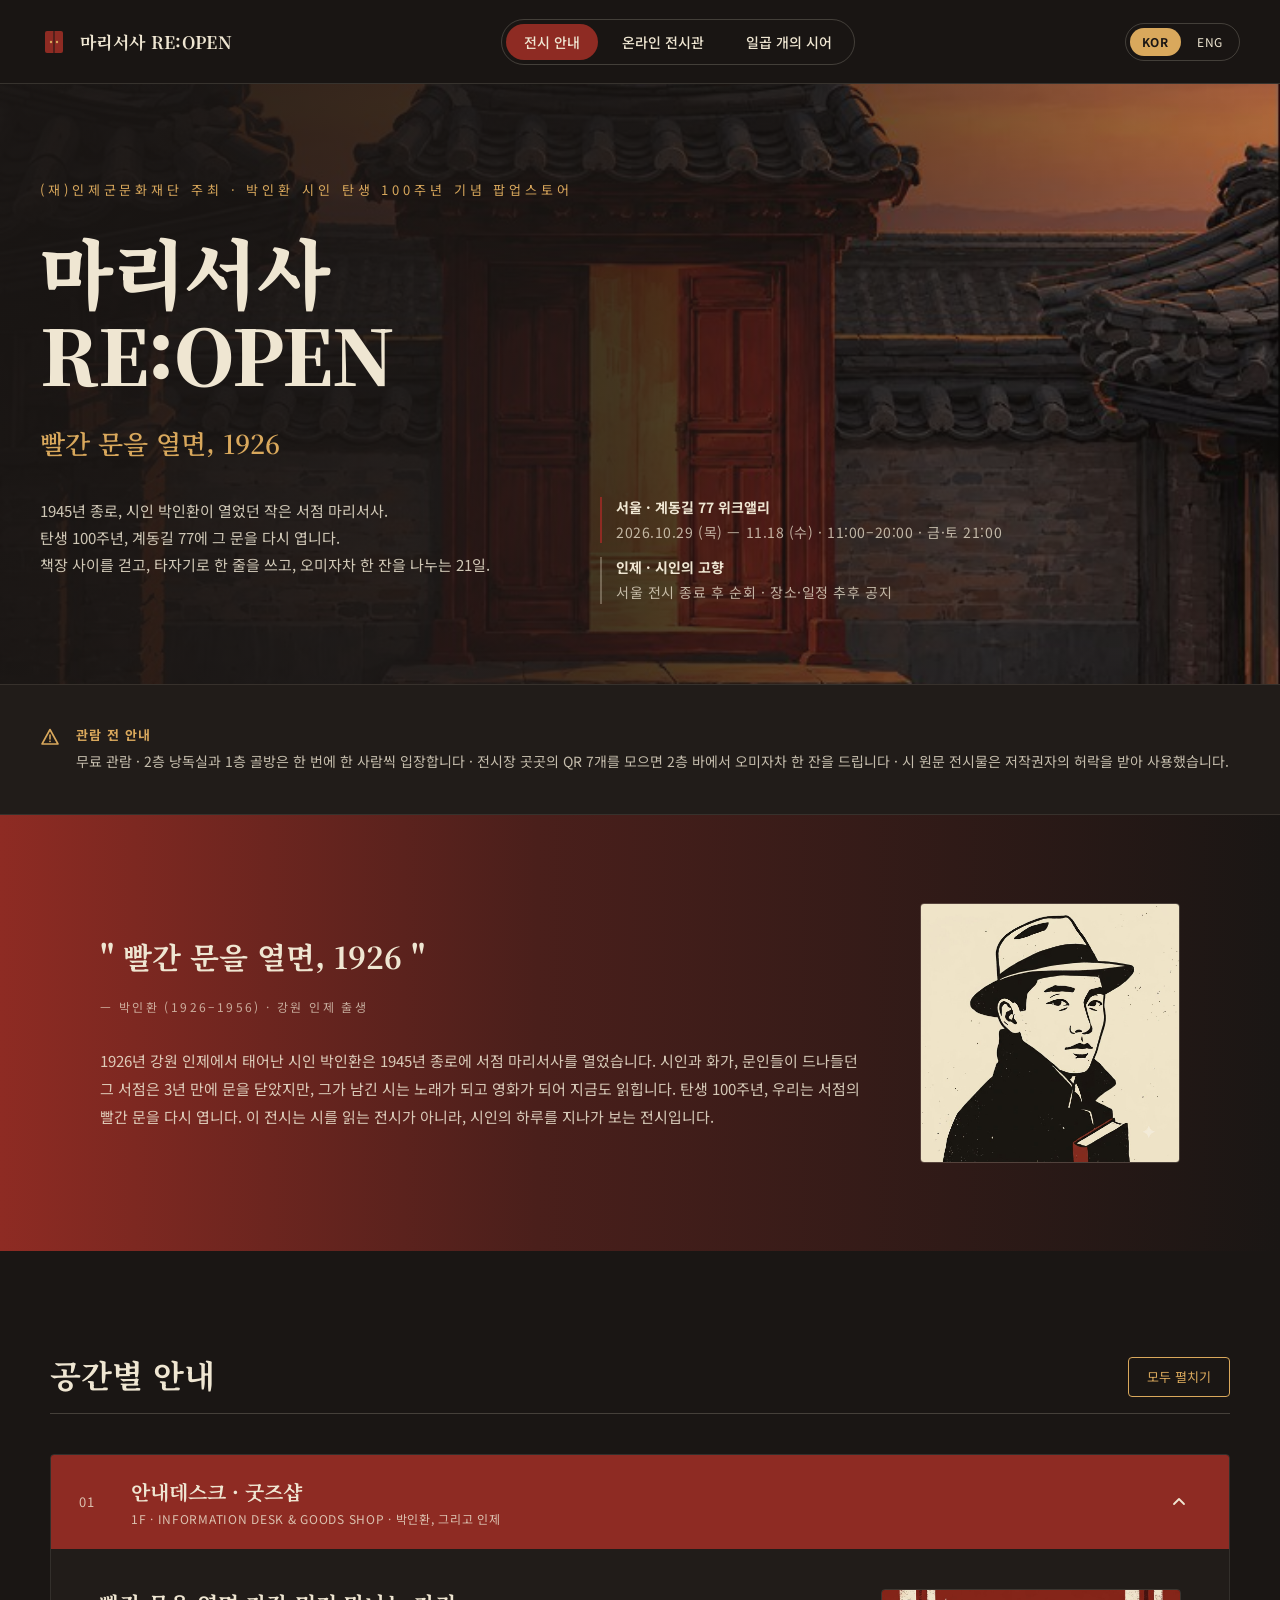
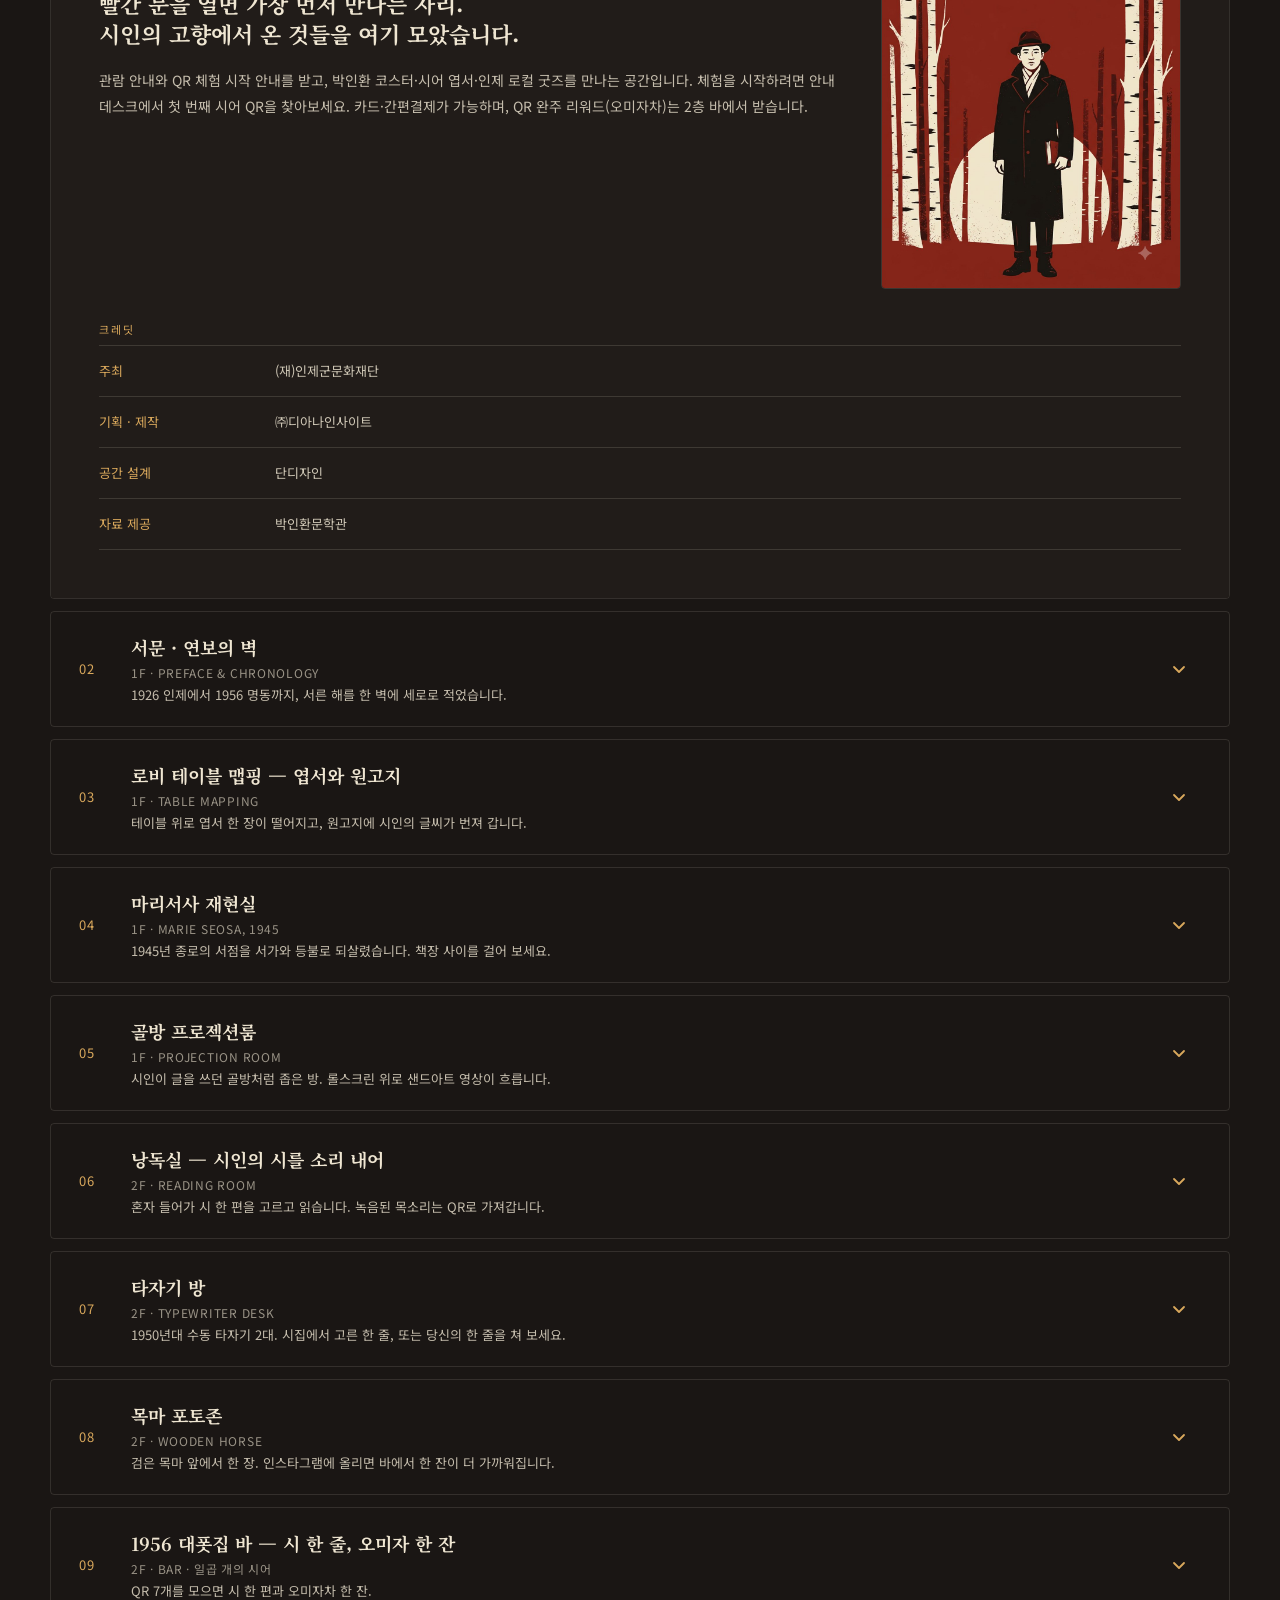
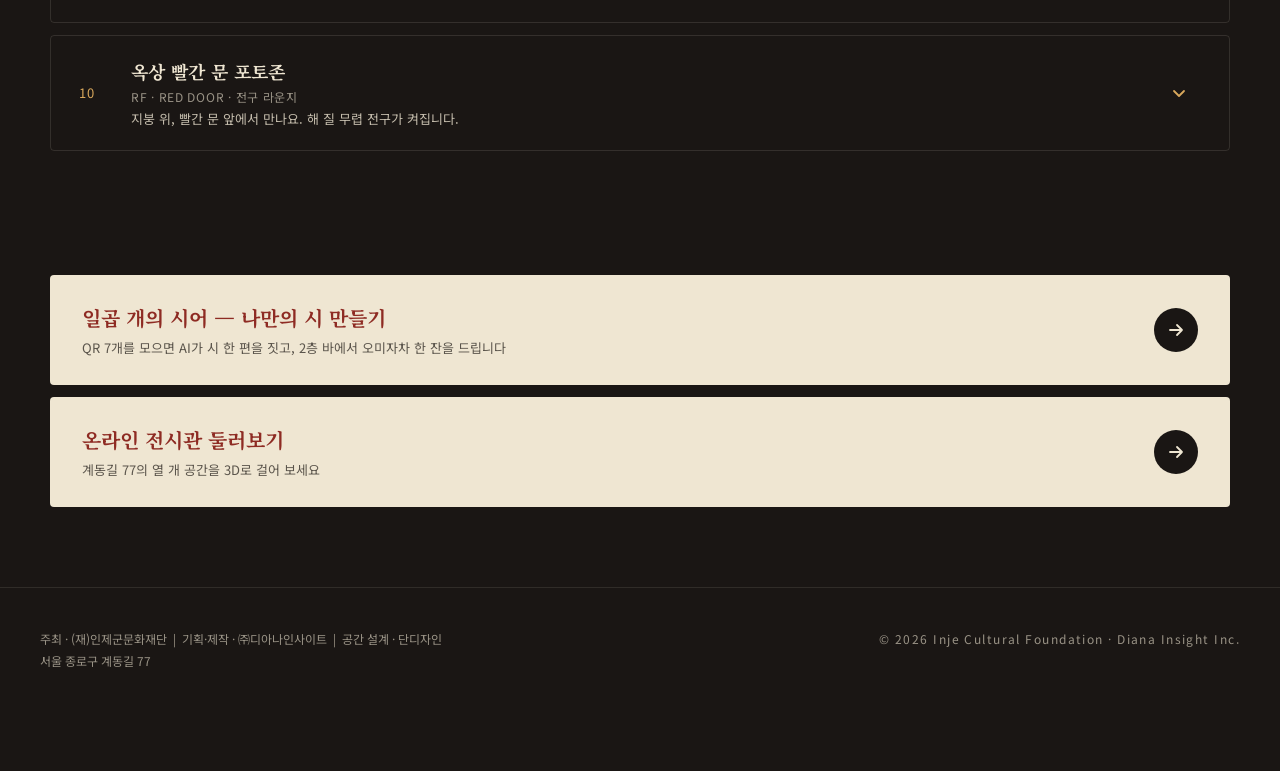
<file: index.html>
<!doctype html>
<html lang="ko">
<head>
<meta charset="utf-8">
<meta name="viewport" content="width=device-width, initial-scale=1">
<title>마리서사 RE:OPEN · 박인환 시인 탄생 100주년</title>
<meta name="description" content="박인환 시인 탄생 100주년 기념 팝업스토어 마리서사 RE:OPEN. 2026.10.29 — 11.18, 서울 종로구 계동길 77.">
<meta property="og:title" content="마리서사 RE:OPEN — 빨간 문을 열면, 1926">
<meta property="og:description" content="박인환 시인 탄생 100주년 기념 팝업스토어 · 2026.10.29 — 11.18 · 서울 계동길 77">
<meta property="og:image" content="https://parkinhwan100.com/img/hero-main.jpg">
<meta property="og:url" content="https://parkinhwan100.com/">
<meta property="og:type" content="website">
<meta name="theme-color" content="#1A1614">
<link rel="icon" href="favicon.svg" type="image/svg+xml">
<link rel="preconnect" href="https://fonts.googleapis.com">
<link rel="preconnect" href="https://fonts.gstatic.com" crossorigin>
<link href="https://fonts.googleapis.com/css2?family=Noto+Sans+KR:wght@400;500;700&family=Noto+Serif+KR:wght@400;600;700;900&display=swap" rel="stylesheet">
<link rel="stylesheet" href="style.css">
</head>
<body>

<header class="gnb">
  <a class="logo" href="./" aria-label="마리서사 RE:OPEN 홈">
    <svg width="28" height="28" viewBox="0 0 28 28" fill="none" aria-hidden="true"><rect x="5" y="3" width="18" height="22" rx="2" fill="#8E2B23"/><rect x="13.5" y="3" width="1" height="22" fill="#1A1614"/><circle cx="11" cy="14" r="1.2" fill="#D9A85C"/><circle cx="17" cy="14" r="1.2" fill="#D9A85C"/></svg>
    <span>마리서사 RE:OPEN</span>
  </a>
  <nav class="tabs" aria-label="주요 메뉴">
    <a href="./" aria-current="page">전시 안내</a>
    <a href="online/">온라인 전시관</a>
    <a href="#poem">일곱 개의 시어</a>
  </nav>
  <div class="lang" aria-label="언어"><span aria-current="true">KOR</span><a href="en/" hreflang="en" lang="en">ENG</a></div>
</header>

<main>
<section class="hero" aria-label="전시 소개">
  <img src="img/hero-main.jpg" alt="">
  <div class="hero-body wrap">
    <p class="eyebrow">(재)인제군문화재단 주최 · 박인환 시인 탄생 100주년 기념 팝업스토어</p>
    <h1>마리서사 <br>RE:OPEN</h1>
    <p class="tagline">빨간 문을 열면, 1926</p>
    <div class="hero-cols">
      <p>1945년 종로, 시인 박인환이 열었던 작은 서점 마리서사. <br>탄생 100주년, 계동길 77에 그 문을 다시 엽니다. <br>책장 사이를 걷고, 타자기로 한 줄을 쓰고, 오미자차 한 잔을 나누는 21일.</p>
      <dl class="schedule">
        <div><dt>서울 · 계동길 77 위크앨리</dt><dd>2026.10.29 (목) — 11.18 (수) · 11:00–20:00 · 금·토 21:00</dd></div>
        <div><dt>인제 · 시인의 고향</dt><dd>서울 전시 종료 후 순회 · 장소·일정 추후 공지</dd></div>
      </dl>
    </div>
  </div>
</section>

<section class="notice" aria-label="관람 전 안내">
  <div class="wrap">
    <svg width="20" height="20" viewBox="0 0 20 20" fill="none" aria-hidden="true"><path d="M10 2.5 18 17H2L10 2.5Z" stroke="#D9A85C" stroke-width="1.6" stroke-linejoin="round"/><path d="M10 8v4" stroke="#D9A85C" stroke-width="1.6" stroke-linecap="round"/><circle cx="10" cy="14.3" r=".9" fill="#D9A85C"/></svg>
    <div>
      <b>관람 전 안내</b>
      <p>무료 관람 · 2층 낭독실과 1층 골방은 한 번에 한 사람씩 입장합니다 · 전시장 곳곳의 QR 7개를 모으면 2층 바에서 오미자차 한 잔을 드립니다 · 시 원문 전시물은 저작권자의 허락을 받아 사용했습니다.</p>
    </div>
  </div>
</section>

<section class="preface" aria-label="서문">
  <div class="wrap">
    <div class="preface-text">
      <p class="quote">" 빨간 문을 열면, 1926 "</p>
      <p class="by">— 박인환 (1926–1956) · 강원 인제 출생</p>
      <p>1926년 강원 인제에서 태어난 시인 박인환은 1945년 종로에 서점 마리서사를 열었습니다. 시인과 화가, 문인들이 드나들던 그 서점은 3년 만에 문을 닫았지만, 그가 남긴 시는 노래가 되고 영화가 되어 지금도 읽힙니다. 탄생 100주년, 우리는 서점의 빨간 문을 다시 엽니다. 이 전시는 시를 읽는 전시가 아니라, 시인의 하루를 지나가 보는 전시입니다.</p>
    </div>
    <img class="portrait" src="img/portrait.jpg" alt="중절모에 코트를 입고 책을 든 박인환 시인 일러스트">
  </div>
</section>

<section class="rooms" aria-label="공간별 안내">
  <div class="wrap-narrow">
    <div class="section-head">
      <h2>공간별 안내</h2>
      <button type="button" class="btn-outline" id="toggle-all">모두 펼치기</button>
    </div>

    <details class="room" id="room-01" open>
      <summary>
        <span class="no">01</span>
        <span class="head"><span class="title">안내데스크 · 굿즈샵</span><span class="sub">1F · INFORMATION DESK &amp; GOODS SHOP · 박인환, 그리고 인제</span><span class="lead">빨간 문을 열면 가장 먼저 만나는 자리.</span></span>
        <span class="chev" aria-hidden="true"><svg width="18" height="18" viewBox="0 0 18 18" fill="none"><path d="M4 7l5 5 5-5" stroke="#D9A85C" stroke-width="1.8" stroke-linecap="round" stroke-linejoin="round"/></svg></span>
      </summary>
      <div class="room-body">
        <div class="room-row">
          <div class="room-text">
            <p class="big">빨간 문을 열면 가장 먼저 만나는 자리. <br>시인의 고향에서 온 것들을 여기 모았습니다.</p>
            <p>관람 안내와 QR 체험 시작 안내를 받고, 박인환 코스터·시어 엽서·인제 로컬 굿즈를 만나는 공간입니다. 체험을 시작하려면 안내데스크에서 첫 번째 시어 QR을 찾아보세요. 카드·간편결제가 가능하며, QR 완주 리워드(오미자차)는 2층 바에서 받습니다.</p>
          </div>
          <img class="room-img" src="img/room01.jpg" alt="박인환 일러스트 — 굿즈샵 키비주얼" style="height:300px;object-position:50% 20%" loading="lazy">
        </div>
        <div class="kv">
          <p>크레딧</p>
          <dl>
            <div><dt>주최</dt><dd>(재)인제군문화재단</dd></div>
            <div><dt>기획 · 제작</dt><dd>㈜디아나인사이트</dd></div>
            <div><dt>공간 설계</dt><dd>단디자인</dd></div>
            <div><dt>자료 제공</dt><dd>박인환문학관</dd></div>
          </dl>
        </div>
      </div>
    </details>

    <details class="room" id="room-02">
      <summary>
        <span class="no">02</span>
        <span class="head"><span class="title">서문 · 연보의 벽</span><span class="sub">1F · PREFACE &amp; CHRONOLOGY</span><span class="lead">1926 인제에서 1956 명동까지, 서른 해를 한 벽에 세로로 적었습니다.</span></span>
        <span class="chev" aria-hidden="true"><svg width="18" height="18" viewBox="0 0 18 18" fill="none"><path d="M4 7l5 5 5-5" stroke="#D9A85C" stroke-width="1.8" stroke-linecap="round" stroke-linejoin="round"/></svg></span>
      </summary>
      <div class="room-body"><div class="room-row">
        <div class="room-text"><p class="big">1926 인제에서 1956 명동까지, <br>서른 해를 한 벽에 세로로 적었습니다.</p></div>
        <img class="room-img" src="img/room02.jpg" alt="서문 · 연보의 벽" loading="lazy">
      </div></div>
    </details>

    <details class="room" id="room-03">
      <summary>
        <span class="no">03</span>
        <span class="head"><span class="title">로비 테이블 맵핑 — 엽서와 원고지</span><span class="sub">1F · TABLE MAPPING</span><span class="lead">테이블 위로 엽서 한 장이 떨어지고, 원고지에 시인의 글씨가 번져 갑니다.</span></span>
        <span class="chev" aria-hidden="true"><svg width="18" height="18" viewBox="0 0 18 18" fill="none"><path d="M4 7l5 5 5-5" stroke="#D9A85C" stroke-width="1.8" stroke-linecap="round" stroke-linejoin="round"/></svg></span>
      </summary>
      <div class="room-body"><div class="room-row">
        <div class="room-text"><p class="big">테이블 위로 엽서 한 장이 떨어지고, <br>원고지에 시인의 글씨가 번져 갑니다.</p></div>
        <img class="room-img" src="img/room03.jpg" alt="로비 테이블 맵핑" loading="lazy">
      </div></div>
    </details>

    <details class="room" id="room-04">
      <summary>
        <span class="no">04</span>
        <span class="head"><span class="title">마리서사 재현실</span><span class="sub">1F · MARIE SEOSA, 1945</span><span class="lead">1945년 종로의 서점을 서가와 등불로 되살렸습니다. 책장 사이를 걸어 보세요.</span></span>
        <span class="chev" aria-hidden="true"><svg width="18" height="18" viewBox="0 0 18 18" fill="none"><path d="M4 7l5 5 5-5" stroke="#D9A85C" stroke-width="1.8" stroke-linecap="round" stroke-linejoin="round"/></svg></span>
      </summary>
      <div class="room-body"><div class="room-row">
        <div class="room-text"><p class="big">1945년 종로의 서점을 서가와 등불로 되살렸습니다.</p><p>책장 사이를 걸어 보세요.</p></div>
        <img class="room-img" src="img/room04.jpg" alt="마리서사 재현실" loading="lazy">
      </div></div>
    </details>

    <details class="room" id="room-05">
      <summary>
        <span class="no">05</span>
        <span class="head"><span class="title">골방 프로젝션룸</span><span class="sub">1F · PROJECTION ROOM</span><span class="lead">시인이 글을 쓰던 골방처럼 좁은 방. 롤스크린 위로 샌드아트 영상이 흐릅니다.</span></span>
        <span class="chev" aria-hidden="true"><svg width="18" height="18" viewBox="0 0 18 18" fill="none"><path d="M4 7l5 5 5-5" stroke="#D9A85C" stroke-width="1.8" stroke-linecap="round" stroke-linejoin="round"/></svg></span>
      </summary>
      <div class="room-body"><div class="room-row">
        <div class="room-text"><p class="big">시인이 글을 쓰던 골방처럼 좁은 방.</p><p>롤스크린 위로 샌드아트 영상이 흐릅니다. 한 번에 한 사람씩 입장합니다.</p></div>
        <img class="room-img" src="img/room05.jpg" alt="골방 프로젝션룸" loading="lazy">
      </div></div>
    </details>

    <details class="room" id="room-06">
      <summary>
        <span class="no">06</span>
        <span class="head"><span class="title">낭독실 — 시인의 시를 소리 내어</span><span class="sub">2F · READING ROOM</span><span class="lead">혼자 들어가 시 한 편을 고르고 읽습니다. 녹음된 목소리는 QR로 가져갑니다.</span></span>
        <span class="chev" aria-hidden="true"><svg width="18" height="18" viewBox="0 0 18 18" fill="none"><path d="M4 7l5 5 5-5" stroke="#D9A85C" stroke-width="1.8" stroke-linecap="round" stroke-linejoin="round"/></svg></span>
      </summary>
      <div class="room-body"><div class="room-row">
        <div class="room-text"><p class="big">혼자 들어가 시 한 편을 고르고 읽습니다.</p><p>녹음된 목소리는 QR로 가져갑니다. 한 번에 한 사람씩 입장합니다.</p></div>
        <img class="room-img" src="img/room03.jpg" alt="낭독실" style="object-position:50% 80%" loading="lazy">
      </div></div>
    </details>

    <details class="room" id="room-07">
      <summary>
        <span class="no">07</span>
        <span class="head"><span class="title">타자기 방</span><span class="sub">2F · TYPEWRITER DESK</span><span class="lead">1950년대 수동 타자기 2대. 시집에서 고른 한 줄, 또는 당신의 한 줄을 쳐 보세요.</span></span>
        <span class="chev" aria-hidden="true"><svg width="18" height="18" viewBox="0 0 18 18" fill="none"><path d="M4 7l5 5 5-5" stroke="#D9A85C" stroke-width="1.8" stroke-linecap="round" stroke-linejoin="round"/></svg></span>
      </summary>
      <div class="room-body"><div class="room-row">
        <div class="room-text"><p class="big">1950년대 수동 타자기 2대.</p><p>시집에서 고른 한 줄, 또는 당신의 한 줄을 쳐 보세요.</p></div>
        <img class="room-img" src="img/room07.jpg" alt="타자기 방" loading="lazy">
      </div></div>
    </details>

    <details class="room" id="room-08">
      <summary>
        <span class="no">08</span>
        <span class="head"><span class="title">목마 포토존</span><span class="sub">2F · WOODEN HORSE</span><span class="lead">검은 목마 앞에서 한 장. 인스타그램에 올리면 바에서 한 잔이 더 가까워집니다.</span></span>
        <span class="chev" aria-hidden="true"><svg width="18" height="18" viewBox="0 0 18 18" fill="none"><path d="M4 7l5 5 5-5" stroke="#D9A85C" stroke-width="1.8" stroke-linecap="round" stroke-linejoin="round"/></svg></span>
      </summary>
      <div class="room-body"><div class="room-row">
        <div class="room-text"><p class="big">검은 목마 앞에서 한 장.</p><p>인스타그램에 올리면 바에서 한 잔이 더 가까워집니다.</p></div>
        <img class="room-img" src="img/room08.jpg" alt="목마 포토존" loading="lazy">
      </div></div>
    </details>

    <details class="room" id="poem">
      <summary>
        <span class="no">09</span>
        <span class="head"><span class="title">1956 대폿집 바 — 시 한 줄, 오미자 한 잔</span><span class="sub">2F · BAR · 일곱 개의 시어</span><span class="lead">QR 7개를 모으면 시 한 편과 오미자차 한 잔.</span></span>
        <span class="chev" aria-hidden="true"><svg width="18" height="18" viewBox="0 0 18 18" fill="none"><path d="M4 7l5 5 5-5" stroke="#D9A85C" stroke-width="1.8" stroke-linecap="round" stroke-linejoin="round"/></svg></span>
      </summary>
      <div class="room-body">
        <div class="room-row">
          <div class="room-text">
            <p class="big">1956년 봄, 시인은 명동 술집에서 시를 쓰고 <br>친구는 그 자리에서 곡을 붙였습니다.</p>
            <p>이 바는 그 저녁을 떠올린 자리입니다. 술 대신 오미자, 노래 대신 시를 주고받습니다. 바텐더가 한 줄을 읊으면 다음 줄을 이어 보세요. 모르셔도 좋습니다 — 종이를 보며 함께 읽습니다.</p>
          </div>
          <img class="room-img" src="img/room09.jpg" alt="오미자차 한 잔 일러스트" style="height:200px" loading="lazy">
        </div>
        <div class="kv">
          <p>일곱 개의 시어 — 참여 방법</p>
          <ol>
            <li><span>① 모으기</span><span>전시장 7개 공간의 QR을 스캔하면 시어가 하나씩 쌓입니다. 마지막 하나는 바에 있습니다.</span></li>
            <li><span>② 짓기</span><span>취향 몇 가지를 고르면 일곱 시어로 나만의 시 한 편이 태어납니다. 활판 엽서로 출력해 드립니다.</span></li>
            <li><span>③ 한 잔</span><span>완성된 시를 바텐더에게 보여 주면 오미자차 한 잔. 1인 1잔 · 무알코올 · 박인환 코스터 4종 증정.</span></li>
          </ol>
        </div>
      </div>
    </details>

    <details class="room" id="room-10">
      <summary>
        <span class="no">10</span>
        <span class="head"><span class="title">옥상 빨간 문 포토존</span><span class="sub">RF · RED DOOR · 전구 라운지</span><span class="lead">지붕 위, 빨간 문 앞에서 만나요. 해 질 무렵 전구가 켜집니다.</span></span>
        <span class="chev" aria-hidden="true"><svg width="18" height="18" viewBox="0 0 18 18" fill="none"><path d="M4 7l5 5 5-5" stroke="#D9A85C" stroke-width="1.8" stroke-linecap="round" stroke-linejoin="round"/></svg></span>
      </summary>
      <div class="room-body"><div class="room-row">
        <div class="room-text"><p class="big">지붕 위, 빨간 문 앞에서 만나요.</p><p>해 질 무렵 전구가 켜집니다.</p></div>
        <img class="room-img" src="img/room10.jpg" alt="옥상 빨간 문 포토존" loading="lazy">
      </div></div>
    </details>
  </div>
</section>

<section class="cta" aria-label="참여">
  <div class="wrap-narrow">
    <a href="#poem" data-open="poem">
      <span><strong>일곱 개의 시어 — 나만의 시 만들기</strong><small>QR 7개를 모으면 AI가 시 한 편을 짓고, 2층 바에서 오미자차 한 잔을 드립니다</small></span>
      <span class="arrow" aria-hidden="true"><svg width="18" height="18" viewBox="0 0 18 18" fill="none"><path d="M3 9h12M10 4l5 5-5 5" stroke="#EFE6D2" stroke-width="1.8" stroke-linecap="round" stroke-linejoin="round"/></svg></span>
    </a>
    <a href="online/">
      <span><strong>온라인 전시관 둘러보기</strong><small>계동길 77의 열 개 공간을 3D로 걸어 보세요</small></span>
      <span class="arrow" aria-hidden="true"><svg width="18" height="18" viewBox="0 0 18 18" fill="none"><path d="M3 9h12M10 4l5 5-5 5" stroke="#EFE6D2" stroke-width="1.8" stroke-linecap="round" stroke-linejoin="round"/></svg></span>
    </a>
  </div>
</section>
</main>

<footer class="footer">
  <div class="wrap">
    <p>주최 · (재)인제군문화재단 &nbsp;|&nbsp; 기획·제작 · ㈜디아나인사이트 &nbsp;|&nbsp; 공간 설계 · 단디자인 <br>서울 종로구 계동길 77</p>
    <p class="copy">© 2026 Inje Cultural Foundation · Diana Insight Inc.</p>
  </div>
</footer>

<script src="site.js"></script>
</body>
</html>
</file>
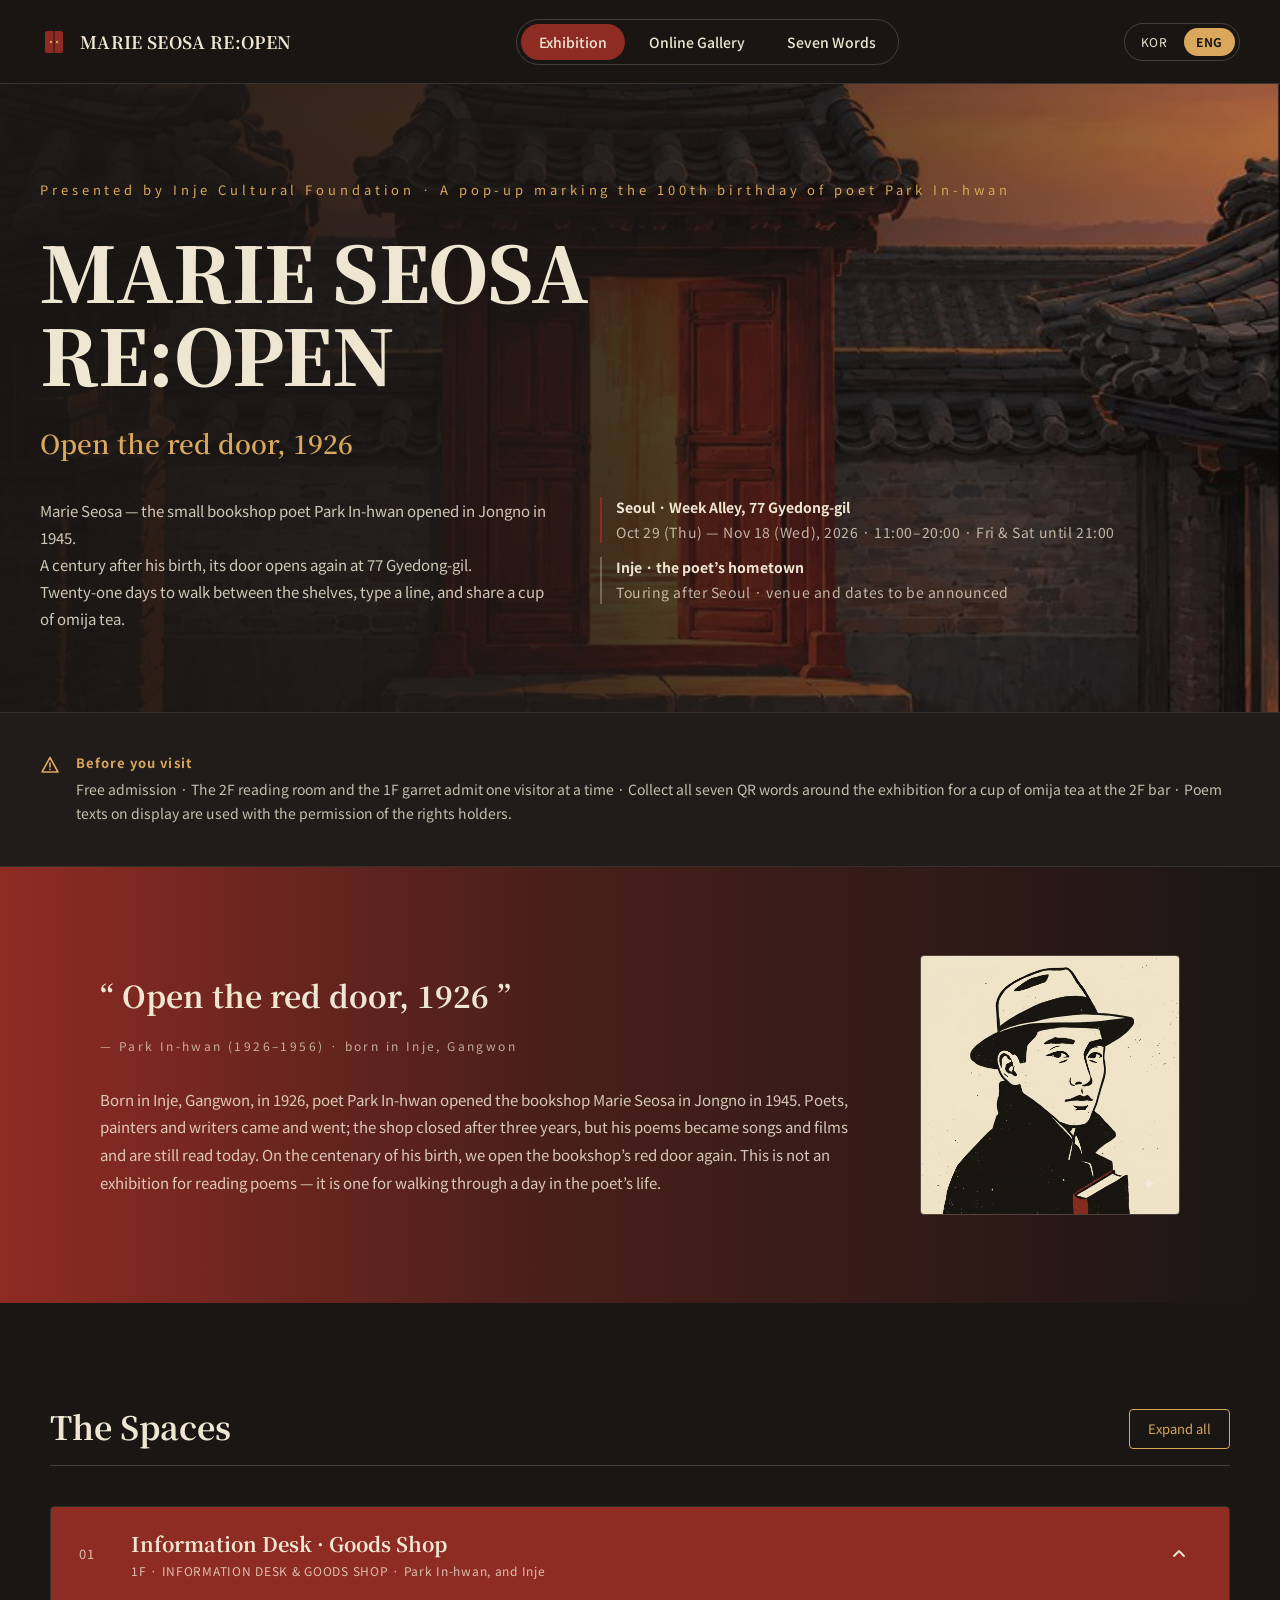
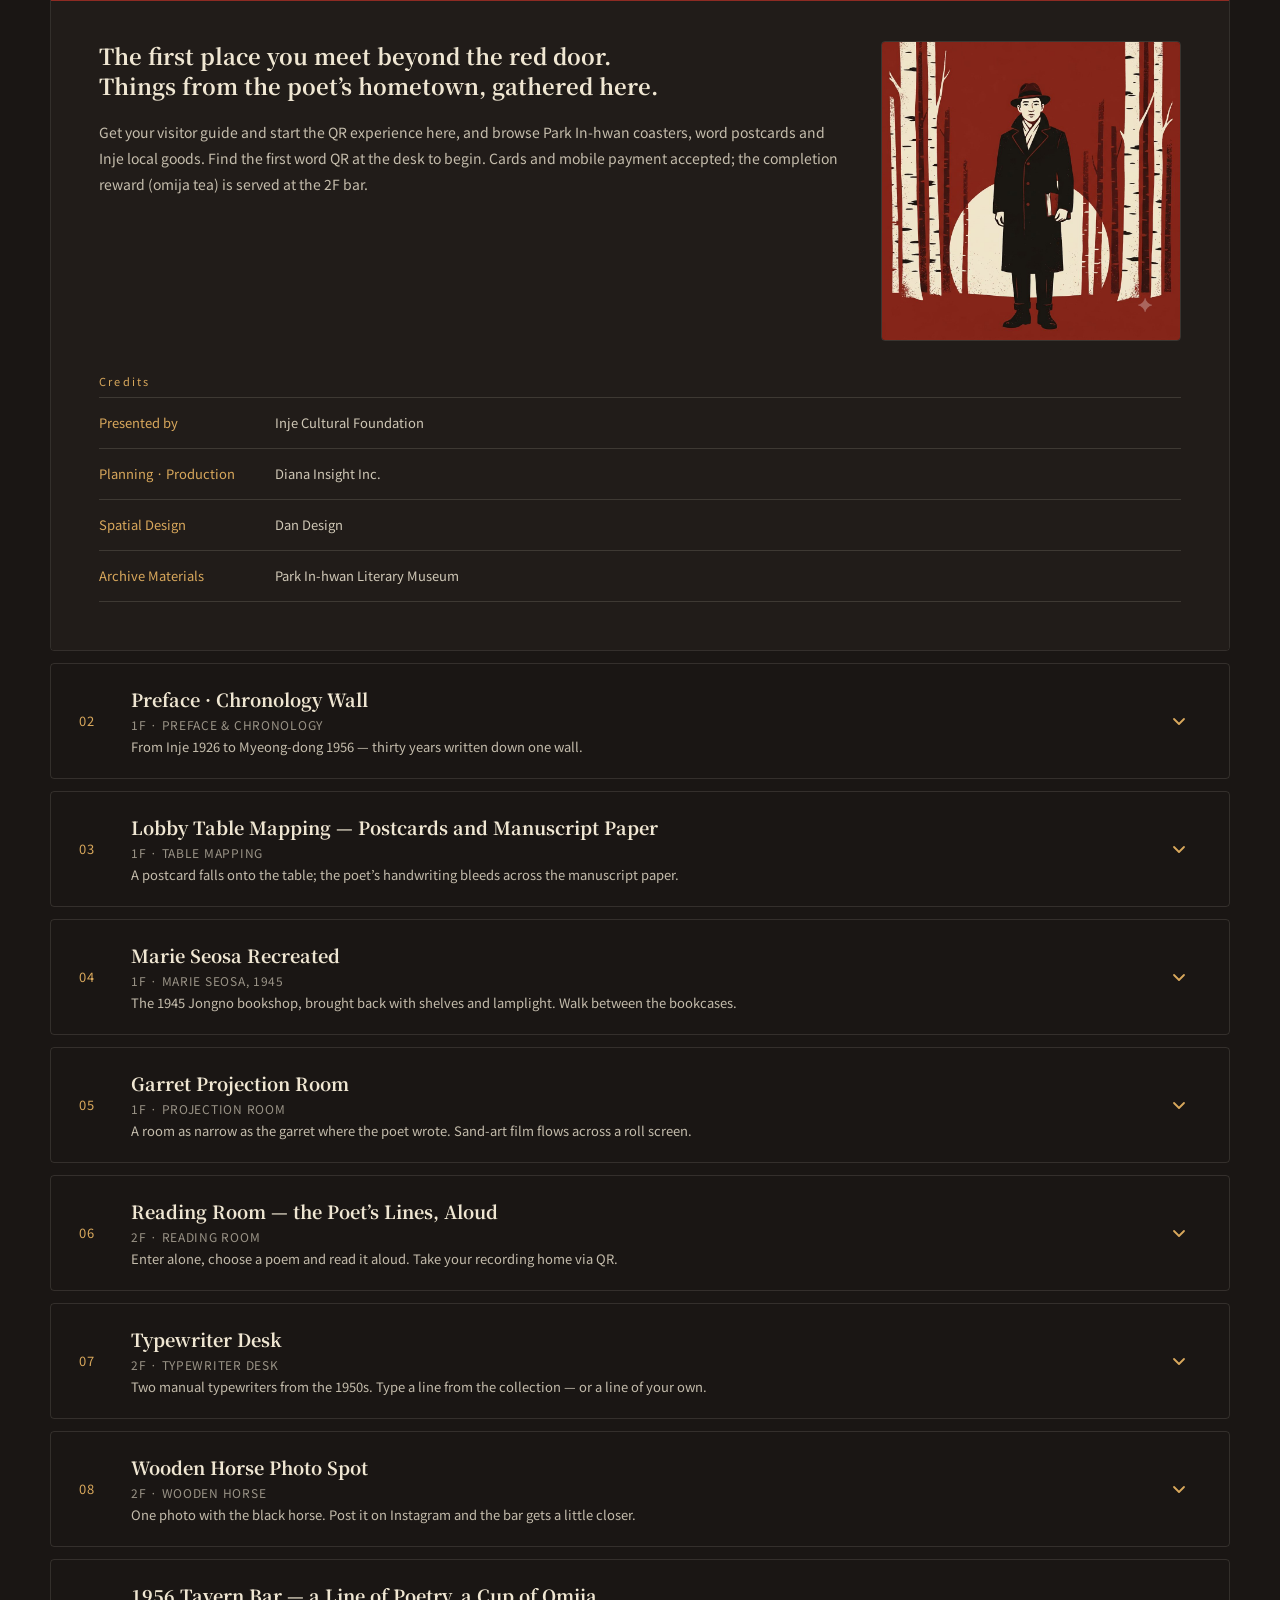
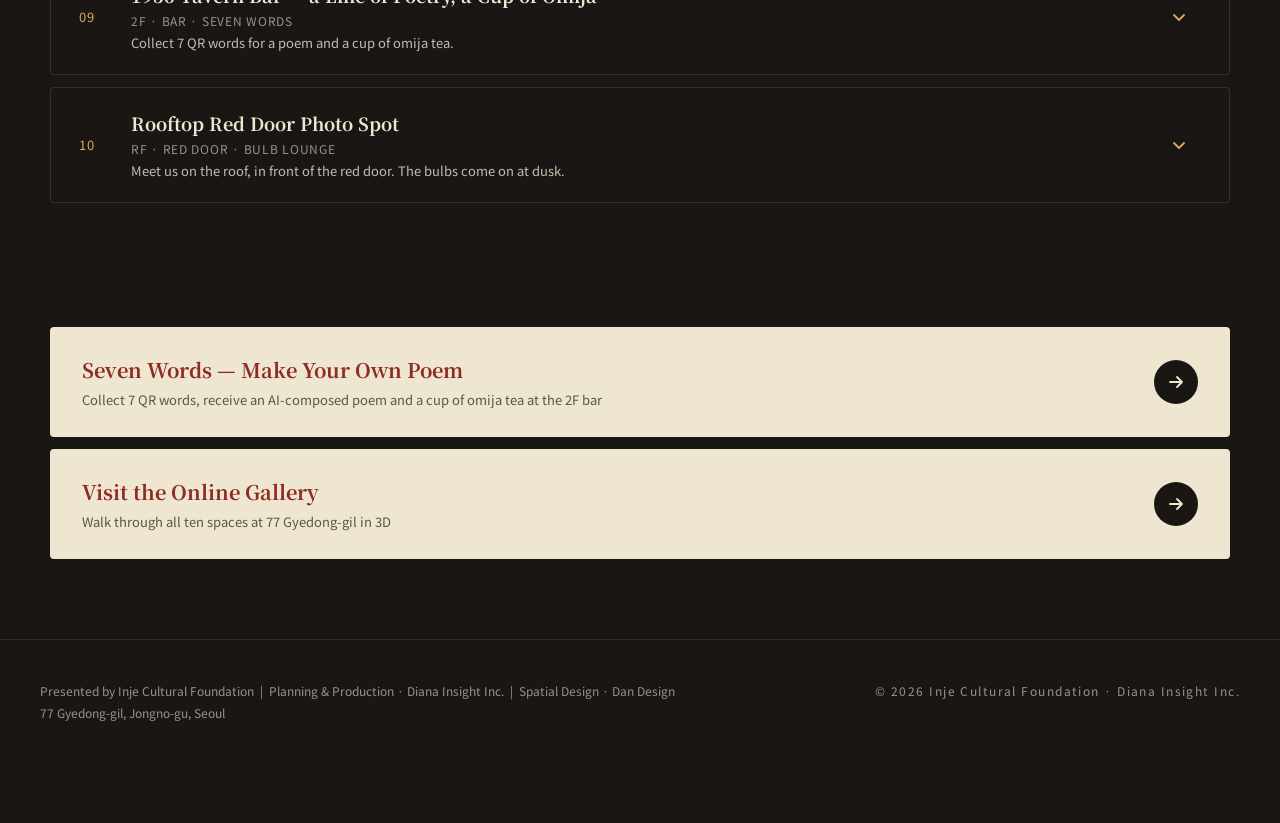
<file: en/index.html>
<!doctype html>
<html lang="en">
<head>
<meta charset="utf-8">
<meta name="viewport" content="width=device-width, initial-scale=1">
<title>Marie Seosa RE:OPEN · The 100th Birthday of Poet Park In-hwan</title>
<meta name="description" content="Marie Seosa RE:OPEN, a pop-up marking the 100th birthday of poet Park In-hwan. Oct 29 — Nov 18, 2026, 77 Gyedong-gil, Jongno-gu, Seoul.">
<meta property="og:title" content="Marie Seosa RE:OPEN — Open the red door, 1926">
<meta property="og:description" content="A pop-up for the 100th birthday of poet Park In-hwan · Oct 29 — Nov 18, 2026 · 77 Gyedong-gil, Seoul">
<meta property="og:image" content="https://parkinhwan100.com/img/hero-main.jpg">
<meta property="og:url" content="https://parkinhwan100.com/en/">
<meta property="og:type" content="website">
<meta name="theme-color" content="#1A1614">
<link rel="alternate" hreflang="ko" href="https://parkinhwan100.com/">
<link rel="alternate" hreflang="en" href="https://parkinhwan100.com/en/">
<link rel="icon" href="../favicon.svg" type="image/svg+xml">
<link rel="preconnect" href="https://fonts.googleapis.com">
<link rel="preconnect" href="https://fonts.gstatic.com" crossorigin>
<link href="https://fonts.googleapis.com/css2?family=Noto+Sans+KR:wght@400;500;700&family=Noto+Serif+KR:wght@400;600;700;900&display=swap" rel="stylesheet">
<link rel="stylesheet" href="../style.css">
</head>
<body>

<header class="gnb">
  <a class="logo" href="./" aria-label="Marie Seosa RE:OPEN home">
    <svg width="28" height="28" viewBox="0 0 28 28" fill="none" aria-hidden="true"><rect x="5" y="3" width="18" height="22" rx="2" fill="#8E2B23"/><rect x="13.5" y="3" width="1" height="22" fill="#1A1614"/><circle cx="11" cy="14" r="1.2" fill="#D9A85C"/><circle cx="17" cy="14" r="1.2" fill="#D9A85C"/></svg>
    <span>MARIE SEOSA RE:OPEN</span>
  </a>
  <nav class="tabs" aria-label="Main menu">
    <a href="./" aria-current="page">Exhibition</a>
    <a href="online/">Online Gallery</a>
    <a href="#poem">Seven Words</a>
  </nav>
  <div class="lang" aria-label="Language"><a href="../" hreflang="ko" lang="ko">KOR</a><span aria-current="true">ENG</span></div>
</header>

<main>
<section class="hero" aria-label="About the exhibition">
  <img src="../img/hero-main.jpg" alt="">
  <div class="hero-body wrap">
    <p class="eyebrow">Presented by Inje Cultural Foundation · A pop-up marking the 100th birthday of poet Park In-hwan</p>
    <h1>MARIE SEOSA <br>RE:OPEN</h1>
    <p class="tagline">Open the red door, 1926</p>
    <div class="hero-cols">
      <p>Marie Seosa — the small bookshop poet Park In-hwan opened in Jongno in 1945. <br>A century after his birth, its door opens again at 77 Gyedong-gil. <br>Twenty-one days to walk between the shelves, type a line, and share a cup of omija tea.</p>
      <dl class="schedule">
        <div><dt>Seoul · Week Alley, 77 Gyedong-gil</dt><dd>Oct 29 (Thu) — Nov 18 (Wed), 2026 · 11:00–20:00 · Fri &amp; Sat until 21:00</dd></div>
        <div><dt>Inje · the poet’s hometown</dt><dd>Touring after Seoul · venue and dates to be announced</dd></div>
      </dl>
    </div>
  </div>
</section>

<section class="notice" aria-label="Before you visit">
  <div class="wrap">
    <svg width="20" height="20" viewBox="0 0 20 20" fill="none" aria-hidden="true"><path d="M10 2.5 18 17H2L10 2.5Z" stroke="#D9A85C" stroke-width="1.6" stroke-linejoin="round"/><path d="M10 8v4" stroke="#D9A85C" stroke-width="1.6" stroke-linecap="round"/><circle cx="10" cy="14.3" r=".9" fill="#D9A85C"/></svg>
    <div>
      <b>Before you visit</b>
      <p>Free admission · The 2F reading room and the 1F garret admit one visitor at a time · Collect all seven QR words around the exhibition for a cup of omija tea at the 2F bar · Poem texts on display are used with the permission of the rights holders.</p>
    </div>
  </div>
</section>

<section class="preface" aria-label="Preface">
  <div class="wrap">
    <div class="preface-text">
      <p class="quote">“ Open the red door, 1926 ”</p>
      <p class="by">— Park In-hwan (1926–1956) · born in Inje, Gangwon</p>
      <p>Born in Inje, Gangwon, in 1926, poet Park In-hwan opened the bookshop Marie Seosa in Jongno in 1945. Poets, painters and writers came and went; the shop closed after three years, but his poems became songs and films and are still read today. On the centenary of his birth, we open the bookshop’s red door again. This is not an exhibition for reading poems — it is one for walking through a day in the poet’s life.</p>
    </div>
    <img class="portrait" src="../img/portrait.jpg" alt="Illustration of poet Park In-hwan in a fedora and coat, holding a book">
  </div>
</section>

<section class="rooms" aria-label="The Spaces">
  <div class="wrap-narrow">
    <div class="section-head">
      <h2>The Spaces</h2>
      <button type="button" class="btn-outline" id="toggle-all" data-label-open="Expand all" data-label-close="Collapse all">Expand all</button>
    </div>

    <details class="room" id="room-01" open>
      <summary>
        <span class="no">01</span>
        <span class="head"><span class="title">Information Desk · Goods Shop</span><span class="sub">1F · INFORMATION DESK &amp; GOODS SHOP · Park In-hwan, and Inje</span><span class="lead">The first place you meet beyond the red door.</span></span>
        <span class="chev" aria-hidden="true"><svg width="18" height="18" viewBox="0 0 18 18" fill="none"><path d="M4 7l5 5 5-5" stroke="#D9A85C" stroke-width="1.8" stroke-linecap="round" stroke-linejoin="round"/></svg></span>
      </summary>
      <div class="room-body">
        <div class="room-row">
          <div class="room-text">
            <p class="big">The first place you meet beyond the red door. <br>Things from the poet’s hometown, gathered here.</p>
            <p>Get your visitor guide and start the QR experience here, and browse Park In-hwan coasters, word postcards and Inje local goods. Find the first word QR at the desk to begin. Cards and mobile payment accepted; the completion reward (omija tea) is served at the 2F bar.</p>
          </div>
          <img class="room-img" src="../img/room01.jpg" alt="Park In-hwan illustration — goods shop key visual" style="height:300px;object-position:50% 20%" loading="lazy">
        </div>
        <div class="kv">
          <p>Credits</p>
          <dl>
            <div><dt>Presented by</dt><dd>Inje Cultural Foundation</dd></div>
            <div><dt>Planning · Production</dt><dd>Diana Insight Inc.</dd></div>
            <div><dt>Spatial Design</dt><dd>Dan Design</dd></div>
            <div><dt>Archive Materials</dt><dd>Park In-hwan Literary Museum</dd></div>
          </dl>
        </div>
      </div>
    </details>

    <details class="room" id="room-02">
      <summary>
        <span class="no">02</span>
        <span class="head"><span class="title">Preface · Chronology Wall</span><span class="sub">1F · PREFACE &amp; CHRONOLOGY</span><span class="lead">From Inje 1926 to Myeong-dong 1956 — thirty years written down one wall.</span></span>
        <span class="chev" aria-hidden="true"><svg width="18" height="18" viewBox="0 0 18 18" fill="none"><path d="M4 7l5 5 5-5" stroke="#D9A85C" stroke-width="1.8" stroke-linecap="round" stroke-linejoin="round"/></svg></span>
      </summary>
      <div class="room-body"><div class="room-row">
        <div class="room-text"><p class="big">From Inje 1926 to Myeong-dong 1956 — <br>thirty years written down one wall.</p></div>
        <img class="room-img" src="../img/room02.jpg" alt="Preface · Chronology Wall" loading="lazy">
      </div></div>
    </details>

    <details class="room" id="room-03">
      <summary>
        <span class="no">03</span>
        <span class="head"><span class="title">Lobby Table Mapping — Postcards and Manuscript Paper</span><span class="sub">1F · TABLE MAPPING</span><span class="lead">A postcard falls onto the table; the poet’s handwriting bleeds across the manuscript paper.</span></span>
        <span class="chev" aria-hidden="true"><svg width="18" height="18" viewBox="0 0 18 18" fill="none"><path d="M4 7l5 5 5-5" stroke="#D9A85C" stroke-width="1.8" stroke-linecap="round" stroke-linejoin="round"/></svg></span>
      </summary>
      <div class="room-body"><div class="room-row">
        <div class="room-text"><p class="big">A postcard falls onto the table; <br>the poet’s handwriting bleeds across the manuscript paper.</p></div>
        <img class="room-img" src="../img/room03.jpg" alt="Lobby table mapping" loading="lazy">
      </div></div>
    </details>

    <details class="room" id="room-04">
      <summary>
        <span class="no">04</span>
        <span class="head"><span class="title">Marie Seosa Recreated</span><span class="sub">1F · MARIE SEOSA, 1945</span><span class="lead">The 1945 Jongno bookshop, brought back with shelves and lamplight. Walk between the bookcases.</span></span>
        <span class="chev" aria-hidden="true"><svg width="18" height="18" viewBox="0 0 18 18" fill="none"><path d="M4 7l5 5 5-5" stroke="#D9A85C" stroke-width="1.8" stroke-linecap="round" stroke-linejoin="round"/></svg></span>
      </summary>
      <div class="room-body"><div class="room-row">
        <div class="room-text"><p class="big">The 1945 Jongno bookshop, brought back with shelves and lamplight.</p><p>Walk between the bookcases.</p></div>
        <img class="room-img" src="../img/room04.jpg" alt="Marie Seosa recreated" loading="lazy">
      </div></div>
    </details>

    <details class="room" id="room-05">
      <summary>
        <span class="no">05</span>
        <span class="head"><span class="title">Garret Projection Room</span><span class="sub">1F · PROJECTION ROOM</span><span class="lead">A room as narrow as the garret where the poet wrote. Sand-art film flows across a roll screen.</span></span>
        <span class="chev" aria-hidden="true"><svg width="18" height="18" viewBox="0 0 18 18" fill="none"><path d="M4 7l5 5 5-5" stroke="#D9A85C" stroke-width="1.8" stroke-linecap="round" stroke-linejoin="round"/></svg></span>
      </summary>
      <div class="room-body"><div class="room-row">
        <div class="room-text"><p class="big">A room as narrow as the garret where the poet wrote.</p><p>Sand-art film flows across a roll screen. One visitor at a time.</p></div>
        <img class="room-img" src="../img/room05.jpg" alt="Garret projection room" loading="lazy">
      </div></div>
    </details>

    <details class="room" id="room-06">
      <summary>
        <span class="no">06</span>
        <span class="head"><span class="title">Reading Room — the Poet’s Lines, Aloud</span><span class="sub">2F · READING ROOM</span><span class="lead">Enter alone, choose a poem and read it aloud. Take your recording home via QR.</span></span>
        <span class="chev" aria-hidden="true"><svg width="18" height="18" viewBox="0 0 18 18" fill="none"><path d="M4 7l5 5 5-5" stroke="#D9A85C" stroke-width="1.8" stroke-linecap="round" stroke-linejoin="round"/></svg></span>
      </summary>
      <div class="room-body"><div class="room-row">
        <div class="room-text"><p class="big">Enter alone, choose a poem and read it aloud.</p><p>Take your recording home via QR. One visitor at a time.</p></div>
        <img class="room-img" src="../img/room03.jpg" alt="Reading room" style="object-position:50% 80%" loading="lazy">
      </div></div>
    </details>

    <details class="room" id="room-07">
      <summary>
        <span class="no">07</span>
        <span class="head"><span class="title">Typewriter Desk</span><span class="sub">2F · TYPEWRITER DESK</span><span class="lead">Two manual typewriters from the 1950s. Type a line from the collection — or a line of your own.</span></span>
        <span class="chev" aria-hidden="true"><svg width="18" height="18" viewBox="0 0 18 18" fill="none"><path d="M4 7l5 5 5-5" stroke="#D9A85C" stroke-width="1.8" stroke-linecap="round" stroke-linejoin="round"/></svg></span>
      </summary>
      <div class="room-body"><div class="room-row">
        <div class="room-text"><p class="big">Two manual typewriters from the 1950s.</p><p>Type a line from the collection — or a line of your own.</p></div>
        <img class="room-img" src="../img/room07.jpg" alt="Typewriter desk" loading="lazy">
      </div></div>
    </details>

    <details class="room" id="room-08">
      <summary>
        <span class="no">08</span>
        <span class="head"><span class="title">Wooden Horse Photo Spot</span><span class="sub">2F · WOODEN HORSE</span><span class="lead">One photo with the black horse. Post it on Instagram and the bar gets a little closer.</span></span>
        <span class="chev" aria-hidden="true"><svg width="18" height="18" viewBox="0 0 18 18" fill="none"><path d="M4 7l5 5 5-5" stroke="#D9A85C" stroke-width="1.8" stroke-linecap="round" stroke-linejoin="round"/></svg></span>
      </summary>
      <div class="room-body"><div class="room-row">
        <div class="room-text"><p class="big">One photo with the black horse.</p><p>Post it on Instagram and the bar gets a little closer.</p></div>
        <img class="room-img" src="../img/room08.jpg" alt="Wooden horse photo spot" loading="lazy">
      </div></div>
    </details>

    <details class="room" id="poem">
      <summary>
        <span class="no">09</span>
        <span class="head"><span class="title">1956 Tavern Bar — a Line of Poetry, a Cup of Omija</span><span class="sub">2F · BAR · SEVEN WORDS</span><span class="lead">Collect 7 QR words for a poem and a cup of omija tea.</span></span>
        <span class="chev" aria-hidden="true"><svg width="18" height="18" viewBox="0 0 18 18" fill="none"><path d="M4 7l5 5 5-5" stroke="#D9A85C" stroke-width="1.8" stroke-linecap="round" stroke-linejoin="round"/></svg></span>
      </summary>
      <div class="room-body">
        <div class="room-row">
          <div class="room-text">
            <p class="big">Spring 1956: the poet wrote a poem in a Myeong-dong tavern <br>and a friend set it to music on the spot.</p>
            <p>This bar recalls that evening. Omija instead of liquor, poems instead of songs. When the bartender recites a line, try the next one. Don’t know it? Read along from the sheet.</p>
          </div>
          <img class="room-img" src="../img/room09.jpg" alt="Illustration of a cup of omija tea" style="height:200px" loading="lazy">
        </div>
        <div class="kv">
          <p>Seven Words — How to Take Part</p>
          <ol>
            <li><span>① Collect</span><span>Scan the QR codes in seven spaces and the words add up one by one. The last one is at the bar.</span></li>
            <li><span>② Compose</span><span>Pick a few preferences and your seven words become a poem of your own, printed as a letterpress postcard.</span></li>
            <li><span>③ A cup</span><span>Show your finished poem to the bartender for a cup of omija tea. One per person · non-alcoholic · a set of four Park In-hwan coasters as a gift.</span></li>
          </ol>
        </div>
      </div>
    </details>

    <details class="room" id="room-10">
      <summary>
        <span class="no">10</span>
        <span class="head"><span class="title">Rooftop Red Door Photo Spot</span><span class="sub">RF · RED DOOR · BULB LOUNGE</span><span class="lead">Meet us on the roof, in front of the red door. The bulbs come on at dusk.</span></span>
        <span class="chev" aria-hidden="true"><svg width="18" height="18" viewBox="0 0 18 18" fill="none"><path d="M4 7l5 5 5-5" stroke="#D9A85C" stroke-width="1.8" stroke-linecap="round" stroke-linejoin="round"/></svg></span>
      </summary>
      <div class="room-body"><div class="room-row">
        <div class="room-text"><p class="big">Meet us on the roof, in front of the red door.</p><p>The bulbs come on at dusk.</p></div>
        <img class="room-img" src="../img/room10.jpg" alt="Rooftop red door photo spot" loading="lazy">
      </div></div>
    </details>
  </div>
</section>

<section class="cta" aria-label="Take part">
  <div class="wrap-narrow">
    <a href="#poem" data-open="poem">
      <span><strong>Seven Words — Make Your Own Poem</strong><small>Collect 7 QR words, receive an AI-composed poem and a cup of omija tea at the 2F bar</small></span>
      <span class="arrow" aria-hidden="true"><svg width="18" height="18" viewBox="0 0 18 18" fill="none"><path d="M3 9h12M10 4l5 5-5 5" stroke="#EFE6D2" stroke-width="1.8" stroke-linecap="round" stroke-linejoin="round"/></svg></span>
    </a>
    <a href="online/">
      <span><strong>Visit the Online Gallery</strong><small>Walk through all ten spaces at 77 Gyedong-gil in 3D</small></span>
      <span class="arrow" aria-hidden="true"><svg width="18" height="18" viewBox="0 0 18 18" fill="none"><path d="M3 9h12M10 4l5 5-5 5" stroke="#EFE6D2" stroke-width="1.8" stroke-linecap="round" stroke-linejoin="round"/></svg></span>
    </a>
  </div>
</section>
</main>

<footer class="footer">
  <div class="wrap">
    <p>Presented by Inje Cultural Foundation &nbsp;|&nbsp; Planning &amp; Production · Diana Insight Inc. &nbsp;|&nbsp; Spatial Design · Dan Design <br>77 Gyedong-gil, Jongno-gu, Seoul</p>
    <p class="copy">© 2026 Inje Cultural Foundation · Diana Insight Inc.</p>
  </div>
</footer>

<script src="../site.js"></script>
</body>
</html>
</file>
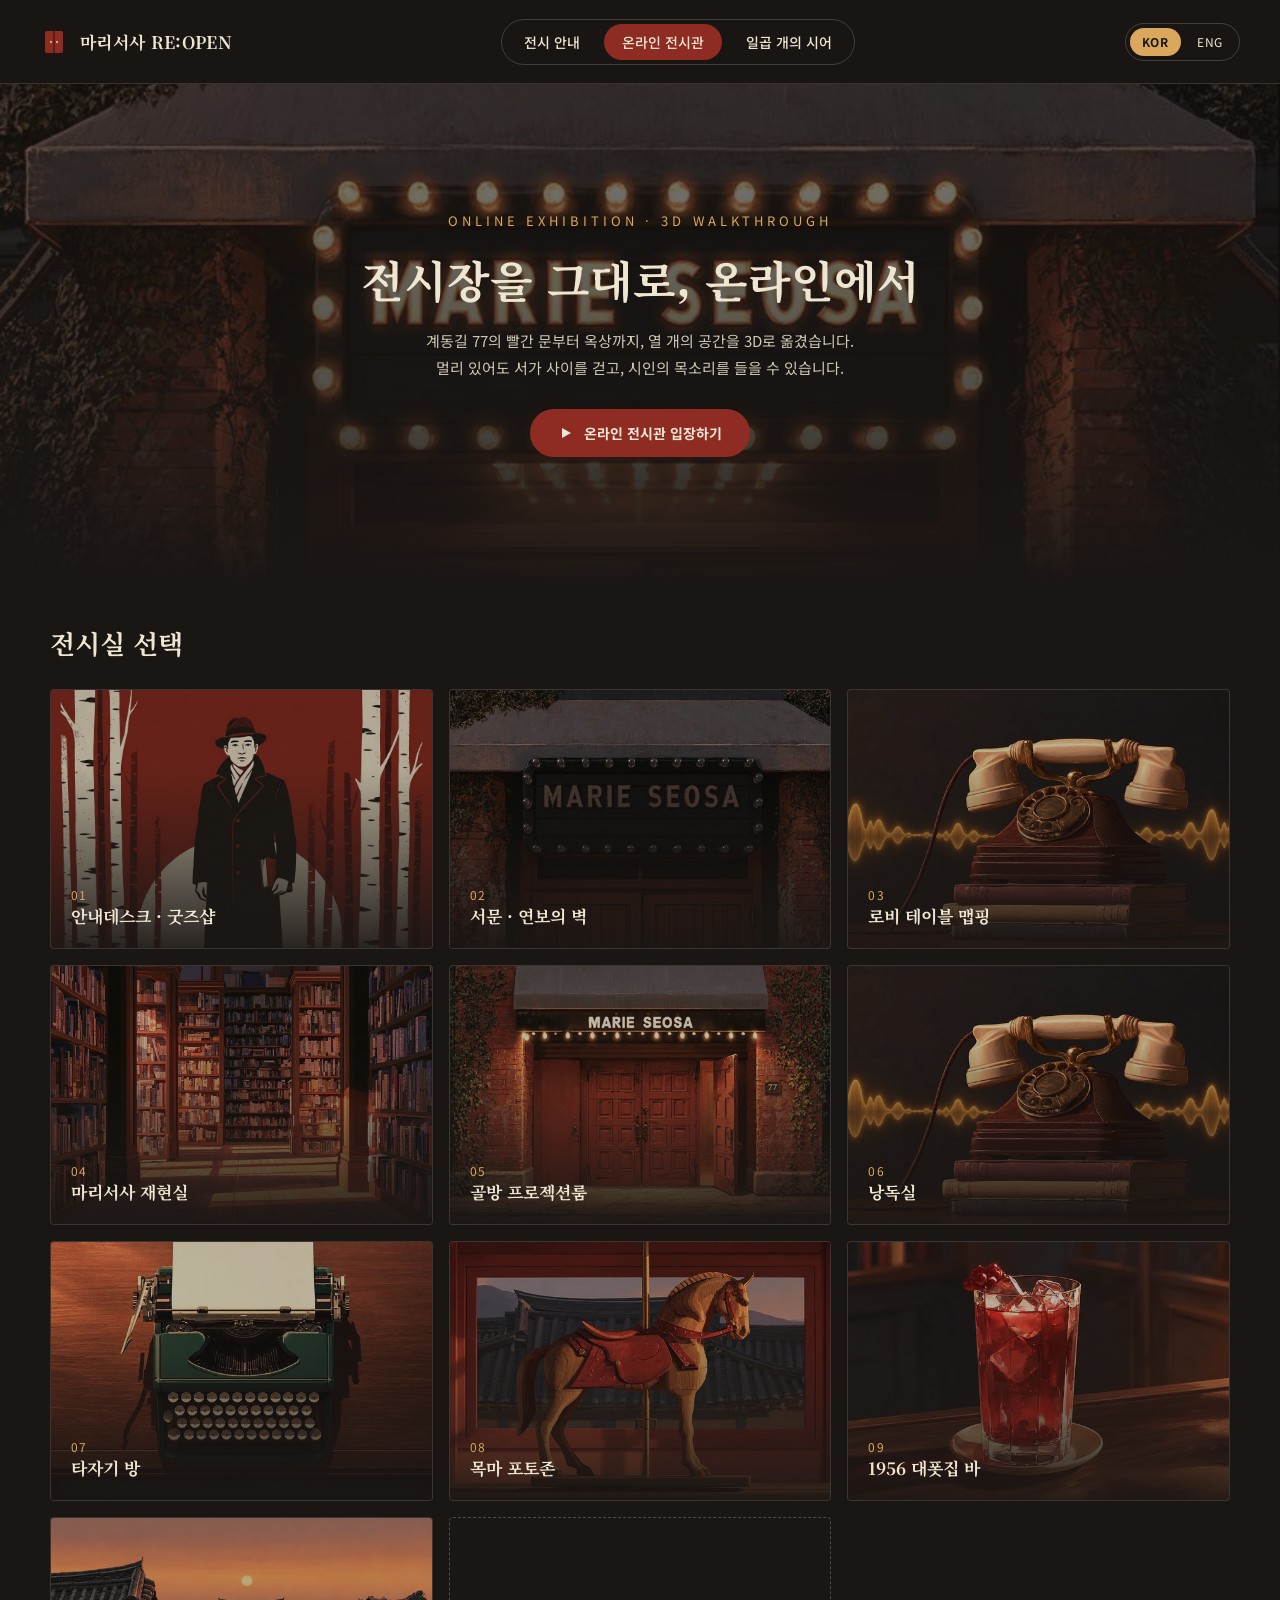
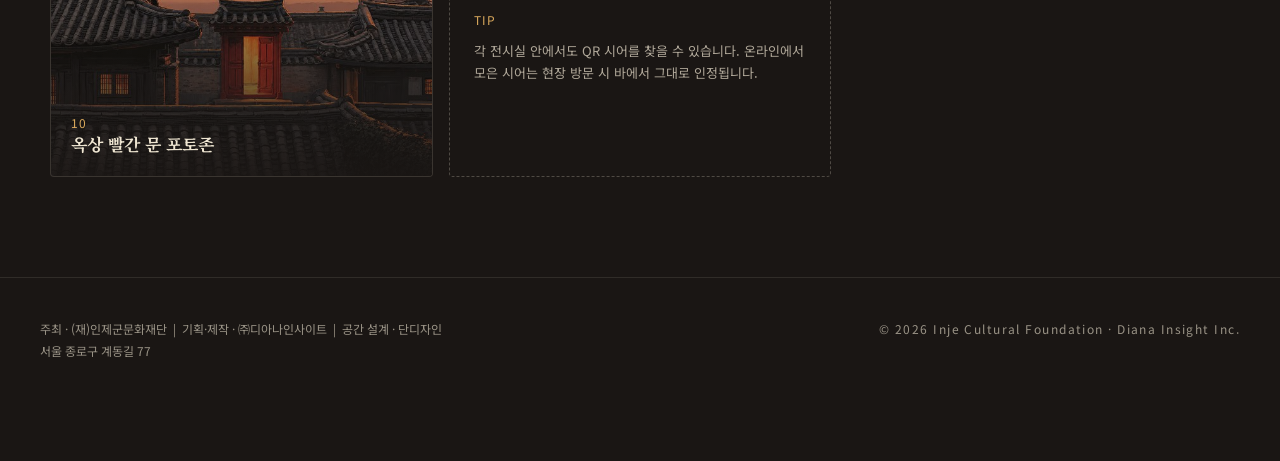
<file: online/index.html>
<!doctype html>
<html lang="ko">
<head>
<meta charset="utf-8">
<meta name="viewport" content="width=device-width, initial-scale=1">
<title>온라인 전시관 · 마리서사 RE:OPEN</title>
<meta name="description" content="계동길 77의 빨간 문부터 옥상까지, 마리서사 RE:OPEN의 열 개 공간을 온라인에서 만나 보세요.">
<meta property="og:title" content="온라인 전시관 · 마리서사 RE:OPEN">
<meta property="og:description" content="전시장을 그대로, 온라인에서 — 박인환 시인 탄생 100주년">
<meta property="og:image" content="https://parkinhwan100.com/img/hero-online.jpg">
<meta property="og:url" content="https://parkinhwan100.com/online/">
<meta property="og:type" content="website">
<meta name="theme-color" content="#1A1614">
<link rel="icon" href="../favicon.svg" type="image/svg+xml">
<link rel="preconnect" href="https://fonts.googleapis.com">
<link rel="preconnect" href="https://fonts.gstatic.com" crossorigin>
<link href="https://fonts.googleapis.com/css2?family=Noto+Sans+KR:wght@400;500;700&family=Noto+Serif+KR:wght@400;600;700;900&display=swap" rel="stylesheet">
<link rel="stylesheet" href="../style.css">
</head>
<body>

<header class="gnb">
  <a class="logo" href="../" aria-label="마리서사 RE:OPEN 홈">
    <svg width="28" height="28" viewBox="0 0 28 28" fill="none" aria-hidden="true"><rect x="5" y="3" width="18" height="22" rx="2" fill="#8E2B23"/><rect x="13.5" y="3" width="1" height="22" fill="#1A1614"/><circle cx="11" cy="14" r="1.2" fill="#D9A85C"/><circle cx="17" cy="14" r="1.2" fill="#D9A85C"/></svg>
    <span>마리서사 RE:OPEN</span>
  </a>
  <nav class="tabs" aria-label="주요 메뉴">
    <a href="../">전시 안내</a>
    <a href="./" aria-current="page">온라인 전시관</a>
    <a href="../#poem">일곱 개의 시어</a>
  </nav>
  <div class="lang" aria-label="언어"><span aria-current="true">KOR</span><a href="../en/online/" hreflang="en" lang="en">ENG</a></div>
</header>

<main>
<section class="online-hero" aria-label="온라인 전시관 소개">
  <img src="../img/hero-online.jpg" alt="">
  <div class="body">
    <p class="eyebrow">ONLINE EXHIBITION · 3D WALKTHROUGH</p>
    <h1>전시장을 그대로, 온라인에서</h1>
    <p class="desc">계동길 77의 빨간 문부터 옥상까지, 열 개의 공간을 3D로 옮겼습니다. <br>멀리 있어도 서가 사이를 걷고, 시인의 목소리를 들을 수 있습니다.</p>
    <a class="btn-red" href="#rooms" data-soon><svg width="16" height="16" viewBox="0 0 16 16" fill="none" aria-hidden="true"><path d="M4 3l9 5-9 5V3Z" fill="#EFE6D2"/></svg>온라인 전시관 입장하기</a>
  </div>
</section>

<section class="room-grid-sec" id="rooms" aria-label="전시실 선택">
  <div class="wrap-narrow">
    <h2>전시실 선택</h2>
    <div class="room-grid">
      <a class="tile" data-soon href="../#room-01"><img src="../img/room01.jpg" alt="" style="object-position:50% 20%" loading="lazy"><span class="no">01</span><span class="name">안내데스크 · 굿즈샵</span></a>
      <a class="tile" data-soon href="../#room-02"><img src="../img/room02.jpg" alt="" loading="lazy"><span class="no">02</span><span class="name">서문 · 연보의 벽</span></a>
      <a class="tile" data-soon href="../#room-03"><img src="../img/room03.jpg" alt="" loading="lazy"><span class="no">03</span><span class="name">로비 테이블 맵핑</span></a>
      <a class="tile" data-soon href="../#room-04"><img src="../img/room04.jpg" alt="" loading="lazy"><span class="no">04</span><span class="name">마리서사 재현실</span></a>
      <a class="tile" data-soon href="../#room-05"><img src="../img/room05.jpg" alt="" loading="lazy"><span class="no">05</span><span class="name">골방 프로젝션룸</span></a>
      <a class="tile" data-soon href="../#room-06"><img src="../img/room03.jpg" alt="" style="object-position:50% 80%" loading="lazy"><span class="no">06</span><span class="name">낭독실</span></a>
      <a class="tile" data-soon href="../#room-07"><img src="../img/room07.jpg" alt="" loading="lazy"><span class="no">07</span><span class="name">타자기 방</span></a>
      <a class="tile" data-soon href="../#room-08"><img src="../img/room08.jpg" alt="" loading="lazy"><span class="no">08</span><span class="name">목마 포토존</span></a>
      <a class="tile" data-soon href="../#poem"><img src="../img/room09.jpg" alt="" loading="lazy"><span class="no">09</span><span class="name">1956 대폿집 바</span></a>
      <a class="tile" data-soon href="../#room-10"><img src="../img/room10.jpg" alt="" loading="lazy"><span class="no">10</span><span class="name">옥상 빨간 문 포토존</span></a>
      <div class="tile-tip"><b>TIP</b><span>각 전시실 안에서도 QR 시어를 찾을 수 있습니다. 온라인에서 모은 시어는 현장 방문 시 바에서 그대로 인정됩니다.</span></div>
    </div>
  </div>
</section>
</main>

<footer class="footer">
  <div class="wrap">
    <p>주최 · (재)인제군문화재단 &nbsp;|&nbsp; 기획·제작 · ㈜디아나인사이트 &nbsp;|&nbsp; 공간 설계 · 단디자인 <br>서울 종로구 계동길 77</p>
    <p class="copy">© 2026 Inje Cultural Foundation · Diana Insight Inc.</p>
  </div>
</footer>

<!-- 오픈 준비중 팝업: '입장하기'·전시실 타일(data-soon)을 누르면 뜸 -->
<div class="dim" id="popup" hidden>
  <div class="modal" role="dialog" aria-modal="true" aria-labelledby="pop-title">
    <button type="button" class="x" data-close aria-label="닫기"><svg width="18" height="18" viewBox="0 0 18 18" fill="none" aria-hidden="true"><path d="M4 4l10 10M14 4L4 14" stroke="#1A1614" stroke-width="1.8" stroke-linecap="round"/></svg></button>
    <svg width="40" height="40" viewBox="0 0 28 28" fill="none" aria-hidden="true"><rect x="5" y="3" width="18" height="22" rx="2" fill="#8E2B23"/><rect x="13.5" y="3" width="1" height="22" fill="#EFE6D2"/><circle cx="11" cy="14" r="1.2" fill="#D9A85C"/><circle cx="17" cy="14" r="1.2" fill="#D9A85C"/></svg>
    <h2 id="pop-title">오픈 준비중입니다</h2>
    <p>온라인 3D 전시관은 곧 열립니다</p>
    <button type="button" class="ok" data-close>확인</button>
  </div>
</div>

<script src="../site.js"></script>
</body>
</html>
</file>
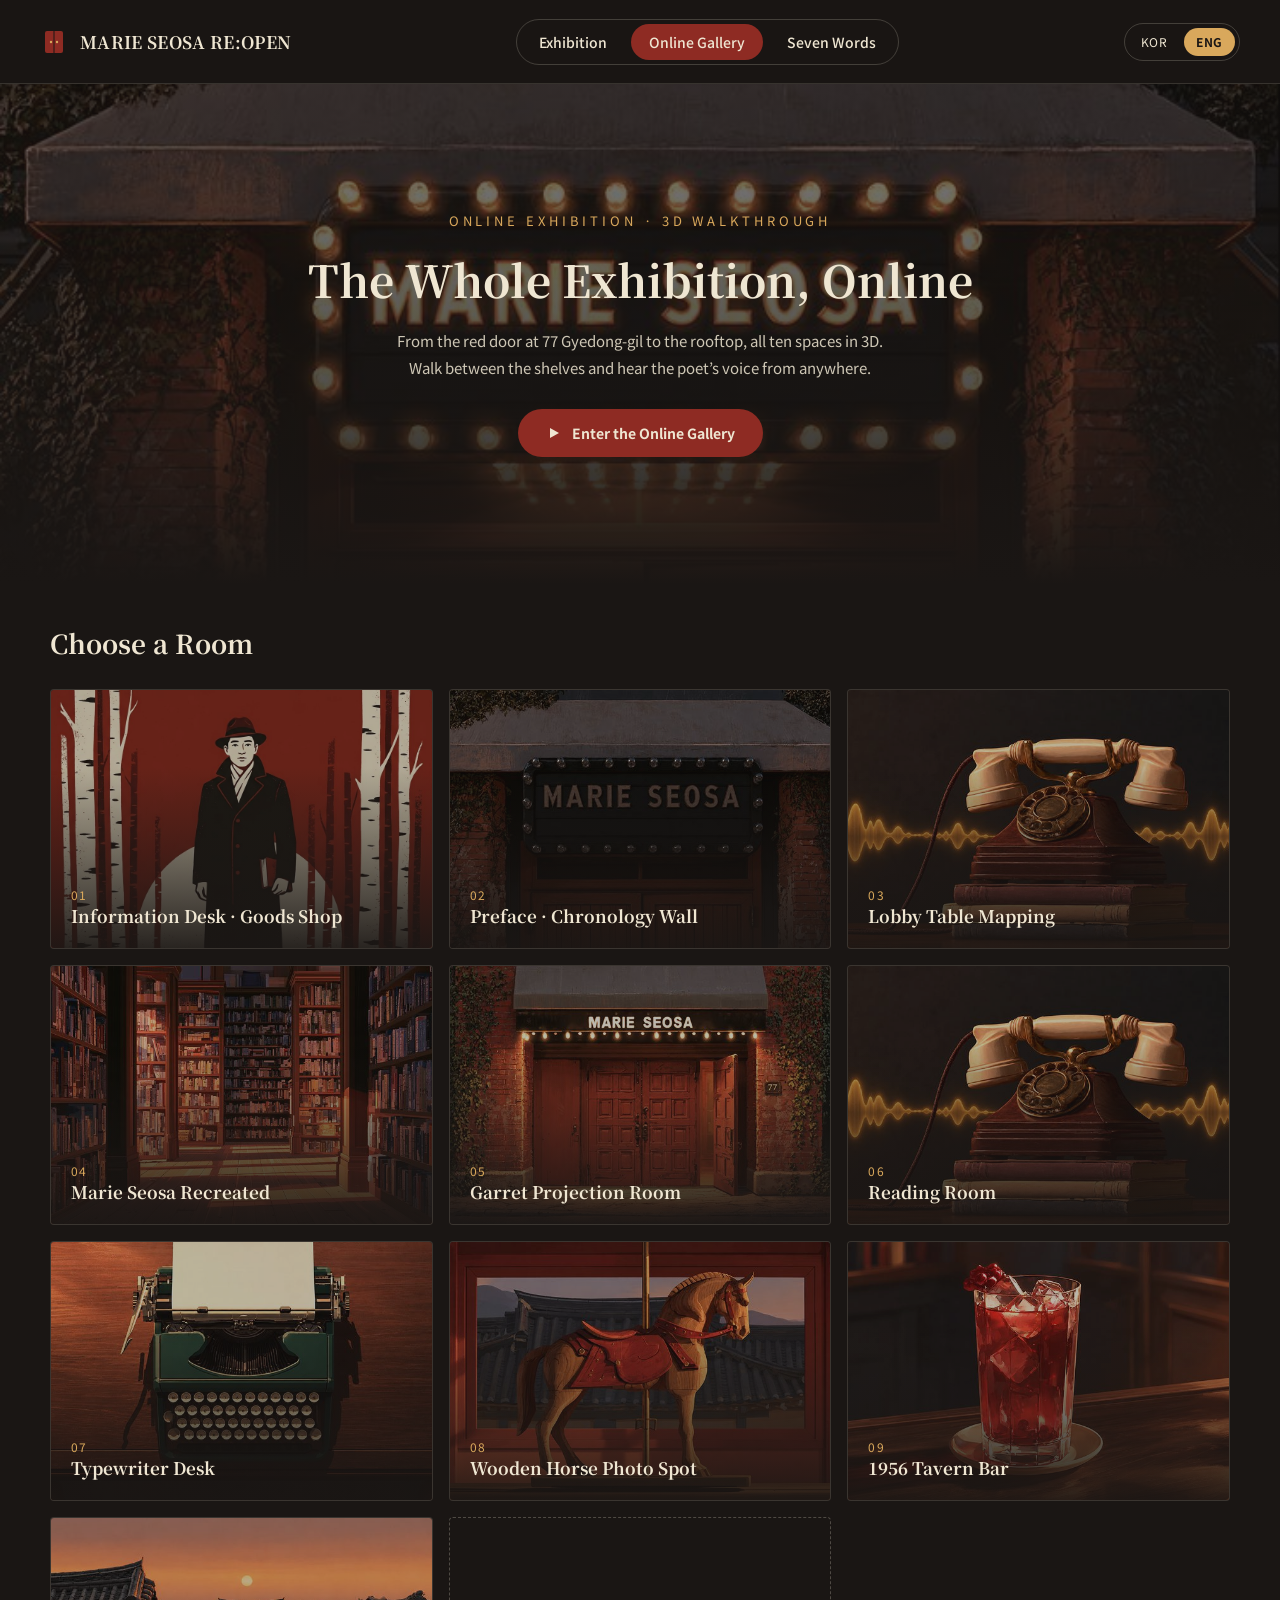
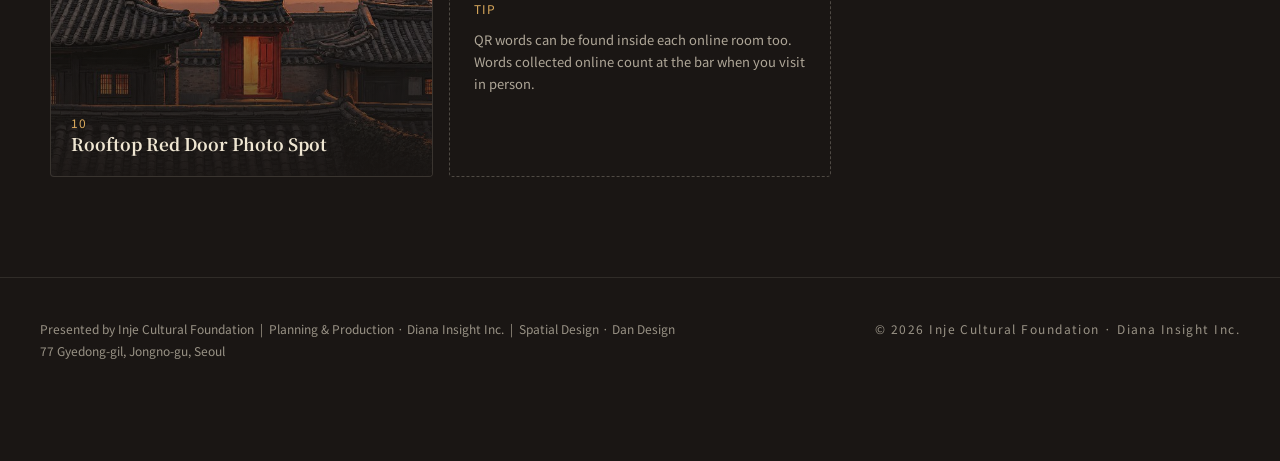
<file: en/online/index.html>
<!doctype html>
<html lang="en">
<head>
<meta charset="utf-8">
<meta name="viewport" content="width=device-width, initial-scale=1">
<title>Online Gallery · Marie Seosa RE:OPEN</title>
<meta name="description" content="From the red door at 77 Gyedong-gil to the rooftop — all ten spaces of Marie Seosa RE:OPEN, online.">
<meta property="og:title" content="Online Gallery · Marie Seosa RE:OPEN">
<meta property="og:description" content="The whole exhibition, online — the 100th birthday of poet Park In-hwan">
<meta property="og:image" content="https://parkinhwan100.com/img/hero-online.jpg">
<meta property="og:url" content="https://parkinhwan100.com/en/online/">
<meta property="og:type" content="website">
<meta name="theme-color" content="#1A1614">
<link rel="alternate" hreflang="ko" href="https://parkinhwan100.com/online/">
<link rel="alternate" hreflang="en" href="https://parkinhwan100.com/en/online/">
<link rel="icon" href="../../favicon.svg" type="image/svg+xml">
<link rel="preconnect" href="https://fonts.googleapis.com">
<link rel="preconnect" href="https://fonts.gstatic.com" crossorigin>
<link href="https://fonts.googleapis.com/css2?family=Noto+Sans+KR:wght@400;500;700&family=Noto+Serif+KR:wght@400;600;700;900&display=swap" rel="stylesheet">
<link rel="stylesheet" href="../../style.css">
</head>
<body>

<header class="gnb">
  <a class="logo" href="../" aria-label="Marie Seosa RE:OPEN home">
    <svg width="28" height="28" viewBox="0 0 28 28" fill="none" aria-hidden="true"><rect x="5" y="3" width="18" height="22" rx="2" fill="#8E2B23"/><rect x="13.5" y="3" width="1" height="22" fill="#1A1614"/><circle cx="11" cy="14" r="1.2" fill="#D9A85C"/><circle cx="17" cy="14" r="1.2" fill="#D9A85C"/></svg>
    <span>MARIE SEOSA RE:OPEN</span>
  </a>
  <nav class="tabs" aria-label="Main menu">
    <a href="../">Exhibition</a>
    <a href="./" aria-current="page">Online Gallery</a>
    <a href="../#poem">Seven Words</a>
  </nav>
  <div class="lang" aria-label="Language"><a href="../../online/" hreflang="ko" lang="ko">KOR</a><span aria-current="true">ENG</span></div>
</header>

<main>
<section class="online-hero" aria-label="About the online gallery">
  <img src="../../img/hero-online.jpg" alt="">
  <div class="body">
    <p class="eyebrow">ONLINE EXHIBITION · 3D WALKTHROUGH</p>
    <h1>The Whole Exhibition, Online</h1>
    <p class="desc">From the red door at 77 Gyedong-gil to the rooftop, all ten spaces in 3D. <br>Walk between the shelves and hear the poet’s voice from anywhere.</p>
    <a class="btn-red" href="#rooms" data-soon><svg width="16" height="16" viewBox="0 0 16 16" fill="none" aria-hidden="true"><path d="M4 3l9 5-9 5V3Z" fill="#EFE6D2"/></svg>Enter the Online Gallery</a>
  </div>
</section>

<section class="room-grid-sec" id="rooms" aria-label="Choose a room">
  <div class="wrap-narrow">
    <h2>Choose a Room</h2>
    <div class="room-grid">
      <a class="tile" data-soon href="../#room-01"><img src="../../img/room01.jpg" alt="" style="object-position:50% 20%" loading="lazy"><span class="no">01</span><span class="name">Information Desk · Goods Shop</span></a>
      <a class="tile" data-soon href="../#room-02"><img src="../../img/room02.jpg" alt="" loading="lazy"><span class="no">02</span><span class="name">Preface · Chronology Wall</span></a>
      <a class="tile" data-soon href="../#room-03"><img src="../../img/room03.jpg" alt="" loading="lazy"><span class="no">03</span><span class="name">Lobby Table Mapping</span></a>
      <a class="tile" data-soon href="../#room-04"><img src="../../img/room04.jpg" alt="" loading="lazy"><span class="no">04</span><span class="name">Marie Seosa Recreated</span></a>
      <a class="tile" data-soon href="../#room-05"><img src="../../img/room05.jpg" alt="" loading="lazy"><span class="no">05</span><span class="name">Garret Projection Room</span></a>
      <a class="tile" data-soon href="../#room-06"><img src="../../img/room03.jpg" alt="" style="object-position:50% 80%" loading="lazy"><span class="no">06</span><span class="name">Reading Room</span></a>
      <a class="tile" data-soon href="../#room-07"><img src="../../img/room07.jpg" alt="" loading="lazy"><span class="no">07</span><span class="name">Typewriter Desk</span></a>
      <a class="tile" data-soon href="../#room-08"><img src="../../img/room08.jpg" alt="" loading="lazy"><span class="no">08</span><span class="name">Wooden Horse Photo Spot</span></a>
      <a class="tile" data-soon href="../#poem"><img src="../../img/room09.jpg" alt="" loading="lazy"><span class="no">09</span><span class="name">1956 Tavern Bar</span></a>
      <a class="tile" data-soon href="../#room-10"><img src="../../img/room10.jpg" alt="" loading="lazy"><span class="no">10</span><span class="name">Rooftop Red Door Photo Spot</span></a>
      <div class="tile-tip"><b>TIP</b><span>QR words can be found inside each online room too. Words collected online count at the bar when you visit in person.</span></div>
    </div>
  </div>
</section>
</main>

<footer class="footer">
  <div class="wrap">
    <p>Presented by Inje Cultural Foundation &nbsp;|&nbsp; Planning &amp; Production · Diana Insight Inc. &nbsp;|&nbsp; Spatial Design · Dan Design <br>77 Gyedong-gil, Jongno-gu, Seoul</p>
    <p class="copy">© 2026 Inje Cultural Foundation · Diana Insight Inc.</p>
  </div>
</footer>

<!-- Coming-soon popup: opens when 'Enter' or a room tile (data-soon) is clicked -->
<div class="dim" id="popup" hidden>
  <div class="modal" role="dialog" aria-modal="true" aria-labelledby="pop-title">
    <button type="button" class="x" data-close aria-label="Close"><svg width="18" height="18" viewBox="0 0 18 18" fill="none" aria-hidden="true"><path d="M4 4l10 10M14 4L4 14" stroke="#1A1614" stroke-width="1.8" stroke-linecap="round"/></svg></button>
    <svg width="40" height="40" viewBox="0 0 28 28" fill="none" aria-hidden="true"><rect x="5" y="3" width="18" height="22" rx="2" fill="#8E2B23"/><rect x="13.5" y="3" width="1" height="22" fill="#EFE6D2"/><circle cx="11" cy="14" r="1.2" fill="#D9A85C"/><circle cx="17" cy="14" r="1.2" fill="#D9A85C"/></svg>
    <h2 id="pop-title">Coming Soon</h2>
    <p>The online 3D gallery will open soon.</p>
    <button type="button" class="ok" data-close>OK</button>
  </div>
</div>

<script src="../../site.js"></script>
</body>
</html>
</file>
<file: style.css>
/* 마리서사 RE:OPEN — 공통 스타일 (디자인 가이드 기준) */
:root {
  --ink: #1A1614;
  --ink-2: #211C19;
  --paper: #EFE6D2;
  --paper-2: #F8F4EA;
  --red: #8E2B23;
  --gold: #D9A85C;
  --gold-hover: #F2C784;
  --muted: #5A544B;
  --line: rgba(239, 230, 210, .14);
  --serif: 'Noto Serif KR', serif;
  --sans: 'Noto Sans KR', sans-serif;
}

* { box-sizing: border-box; }
html { scroll-behavior: smooth; scroll-padding-top: 96px; }
body { margin: 0; background: var(--ink); color: var(--paper); font-family: var(--sans); -webkit-font-smoothing: antialiased; }
a { color: var(--gold); text-decoration: none; }
a:hover { color: var(--gold-hover); }
img { display: block; max-width: 100%; }
h1, h2, h3, p, dl, dd, ol { margin: 0; }
.serif { font-family: var(--serif); }
.wrap { max-width: 1360px; margin: 0 auto; }
.wrap-narrow { max-width: 1180px; margin: 0 auto; }
.eyebrow { font-size: 13px; letter-spacing: .3em; color: var(--gold); line-height: 1.6; }

/* ---------- GNB ---------- */
.gnb {
  position: sticky; top: 0; z-index: 20; height: 84px; padding: 0 40px;
  display: flex; align-items: center; justify-content: space-between; gap: 24px;
  background: rgba(26, 22, 20, .92); border-bottom: 1px solid var(--line);
  backdrop-filter: blur(8px); -webkit-backdrop-filter: blur(8px);
}
.logo { display: flex; align-items: center; gap: 12px; color: var(--paper); }
.logo:hover { color: var(--paper); }
.logo span { font-family: var(--serif); font-weight: 700; font-size: 17px; letter-spacing: .02em; }
.tabs { display: flex; align-items: center; gap: 6px; padding: 4px; border: 1px solid rgba(239, 230, 210, .2); border-radius: 999px; }
.tabs a { height: 36px; padding: 0 18px; border-radius: 999px; color: var(--paper); font-size: 14px; font-weight: 500; display: flex; align-items: center; white-space: nowrap; }
.tabs a:hover { background: rgba(239, 230, 210, .08); }
.tabs a[aria-current="page"] { background: var(--red); }
.lang { display: flex; align-items: center; gap: 4px; padding: 4px; border: 1px solid rgba(239, 230, 210, .2); border-radius: 999px; font-size: 12px; letter-spacing: .06em; }
.lang span, .lang a { height: 28px; padding: 0 12px; border-radius: 999px; display: flex; align-items: center; }
.lang span { background: var(--gold); color: var(--ink); font-weight: 700; }
.lang a { color: var(--paper); }
.lang a:hover { background: rgba(239, 230, 210, .08); color: var(--paper); }

/* ---------- Hero ---------- */
.hero { position: relative; min-height: 582px; padding: 96px 40px 80px; display: flex; align-items: center; overflow: hidden; }
.hero > img { position: absolute; inset: 0; width: 100%; height: 100%; object-fit: cover; object-position: 50% 45%; }
.hero::after { content: ""; position: absolute; inset: 0; background: linear-gradient(90deg, rgba(26,22,20,.94) 0%, rgba(26,22,20,.82) 48%, rgba(26,22,20,.35) 100%); }
.hero-body { position: relative; z-index: 1; width: 100%; display: flex; flex-direction: column; gap: 28px; }
.hero h1 { font-family: var(--serif); font-weight: 900; font-size: 76px; line-height: 1.1; letter-spacing: -.01em; }
.hero .tagline { font-family: var(--serif); font-size: 26px; font-weight: 600; color: var(--gold); }
.hero-cols { display: flex; flex-wrap: wrap; gap: 40px; align-items: flex-start; margin-top: 8px; }
.hero-cols > p { flex: 1 1 360px; max-width: 520px; font-size: 15px; line-height: 1.8; color: rgba(239, 230, 210, .85); }
.schedule { flex: 1 1 320px; display: flex; flex-direction: column; gap: 14px; font-size: 14px; }
.schedule > div { display: flex; flex-direction: column; gap: 4px; padding-left: 14px; border-left: 2px solid var(--red); }
.schedule > div + div { border-left-color: rgba(239, 230, 210, .3); }
.schedule dt { font-weight: 700; }
.schedule dd { letter-spacing: .04em; color: rgba(239, 230, 210, .75); line-height: 1.6; }

/* ---------- Notice ---------- */
.notice { padding: 40px; background: var(--ink-2); border-top: 1px solid rgba(239,230,210,.1); border-bottom: 1px solid rgba(239,230,210,.1); }
.notice .wrap { display: flex; gap: 16px; align-items: flex-start; }
.notice svg { flex: none; margin-top: 2px; }
.notice b { display: block; margin-bottom: 6px; font-size: 13px; letter-spacing: .08em; color: var(--gold); }
.notice p { font-size: 14px; line-height: 1.7; color: rgba(239, 230, 210, .8); }

/* ---------- Preface ---------- */
.preface { padding: 88px 40px; background: linear-gradient(90deg, #8E2B23 0%, #4A1F1B 42%, #1A1614 100%); }
.preface .wrap { padding: 0 60px; display: flex; align-items: center; justify-content: space-between; gap: 48px; }
.preface-text { display: flex; flex-direction: column; gap: 20px; max-width: 760px; }
.preface .quote { font-family: var(--serif); font-weight: 700; font-size: 30px; }
.preface .by { font-size: 12px; letter-spacing: .2em; color: rgba(239, 230, 210, .7); }
.preface-text > p:last-child { margin-top: 12px; font-size: 15px; line-height: 1.85; color: rgba(239, 230, 210, .85); }
.preface .portrait { flex: 0 0 260px; width: 260px; height: 260px; object-fit: cover; border-radius: 4px; border: 1px solid rgba(239,230,210,.2); }

/* ---------- Rooms (accordion) ---------- */
.rooms { padding: 100px 40px; }
.rooms .wrap-narrow { display: flex; flex-direction: column; gap: 12px; }
.section-head { display: flex; align-items: flex-end; justify-content: space-between; gap: 16px; padding-bottom: 16px; margin-bottom: 28px; border-bottom: 1px solid rgba(239, 230, 210, .2); }
.section-head h2 { font-family: var(--serif); font-weight: 700; font-size: 32px; }
.btn-outline { height: 40px; padding: 0 18px; border: 1px solid var(--gold); border-radius: 4px; background: transparent; color: var(--gold); font-family: inherit; font-size: 13px; cursor: pointer; }
.btn-outline:hover { background: rgba(217, 168, 92, .1); }

.room { border: 1px solid rgba(239, 230, 210, .12); border-radius: 4px; overflow: hidden; }
.room summary { list-style: none; display: flex; align-items: center; gap: 24px; padding: 22px 28px; cursor: pointer; }
.room summary::-webkit-details-marker { display: none; }
.room summary:hover { background: rgba(239, 230, 210, .04); }
.room .no { width: 28px; font-size: 13px; letter-spacing: .1em; color: var(--gold); }
.room .head { flex: 1; display: flex; flex-direction: column; gap: 4px; }
.room .title { font-family: var(--serif); font-weight: 700; font-size: 18px; }
.room .sub { font-size: 12px; letter-spacing: .06em; color: rgba(239, 230, 210, .6); }
.room .lead { font-size: 13px; color: rgba(239, 230, 210, .8); }
.room .chev { flex: none; width: 44px; height: 44px; display: flex; align-items: center; justify-content: center; transition: transform .2s; }
.room[open] summary { background: var(--red); }
.room[open] .no, .room[open] .sub { color: rgba(239, 230, 210, .8); }
.room[open] .title { font-size: 20px; }
.room[open] .lead { display: none; }
.room[open] .chev { transform: rotate(180deg); }
.room[open] .chev path { stroke: var(--paper); }

.room-body { padding: 40px 48px 48px; background: var(--ink-2); display: flex; flex-direction: column; gap: 32px; }
.room-row { display: flex; flex-wrap: wrap; gap: 40px; align-items: flex-start; }
.room-text { flex: 1 1 420px; display: flex; flex-direction: column; gap: 18px; }
.room-text .big { font-family: var(--serif); font-weight: 700; font-size: 22px; line-height: 1.4; }
.room-text p:not(.big) { font-size: 14px; line-height: 1.85; color: rgba(239, 230, 210, .8); }
.room-img { flex: 0 0 300px; width: 300px; height: 220px; object-fit: cover; border-radius: 4px; border: 1px solid rgba(239, 230, 210, .12); }
.kv { display: flex; flex-direction: column; }
.kv > p { margin-bottom: 8px; font-size: 11px; letter-spacing: .2em; color: var(--gold); }
.kv dl, .kv ol { padding: 0; list-style: none; }
.kv dl > div, .kv li { display: grid; grid-template-columns: 160px minmax(0, 1fr); gap: 16px; padding: 14px 0; border-top: 1px solid rgba(239, 230, 210, .14); font-size: 13px; line-height: 1.7; }
.kv dl > div:last-child, .kv li:last-child { border-bottom: 1px solid rgba(239, 230, 210, .14); }
.kv dt, .kv li > span:first-child { color: var(--gold); }
.kv dd, .kv li > span:last-child { color: rgba(239, 230, 210, .85); }

/* ---------- CTA ---------- */
.cta { padding: 24px 40px 80px; }
.cta .wrap-narrow { display: flex; flex-direction: column; gap: 12px; }
.cta a { display: flex; align-items: center; justify-content: space-between; gap: 24px; padding: 28px 32px; border-radius: 4px; background: var(--paper); color: var(--ink); }
.cta a:hover { background: var(--paper-2); color: var(--ink); }
.cta a > span:first-child { display: flex; flex-direction: column; gap: 6px; }
.cta strong { font-family: var(--serif); font-size: 20px; color: var(--red); }
.cta small { font-size: 13px; color: var(--muted); }
.cta .arrow { flex: none; width: 44px; height: 44px; border-radius: 50%; background: var(--ink); display: flex; align-items: center; justify-content: center; }

/* ---------- Online ---------- */
.online-hero { position: relative; min-height: 500px; padding: 96px 40px; display: flex; align-items: center; justify-content: center; text-align: center; overflow: hidden; }
.online-hero > img { position: absolute; inset: 0; width: 100%; height: 100%; object-fit: cover; object-position: 50% 40%; }
.online-hero::after { content: ""; position: absolute; inset: 0; background: linear-gradient(180deg, rgba(26,22,20,.55) 0%, rgba(26,22,20,.75) 60%, #1A1614 100%); }
.online-hero .body { position: relative; z-index: 1; max-width: 760px; display: flex; flex-direction: column; align-items: center; gap: 20px; }
.online-hero h1 { font-family: var(--serif); font-weight: 700; font-size: 44px; line-height: 1.25; }
.online-hero p.desc { font-size: 15px; line-height: 1.8; color: rgba(239, 230, 210, .85); }
.btn-red { margin-top: 8px; height: 48px; padding: 0 28px; border-radius: 999px; background: var(--red); color: var(--paper); font-size: 14px; font-weight: 700; display: inline-flex; align-items: center; gap: 10px; }
.btn-red:hover { background: #A3342B; color: var(--paper); }

.room-grid-sec { padding: 40px 40px 100px; }
.room-grid-sec h2 { font-family: var(--serif); font-weight: 700; font-size: 26px; margin-bottom: 28px; }
.room-grid { display: grid; grid-template-columns: repeat(3, minmax(0, 1fr)); gap: 16px; }
.tile { position: relative; height: 260px; padding: 20px; border-radius: 4px; overflow: hidden; border: 1px solid rgba(239, 230, 210, .12); background: var(--ink-2); color: var(--paper); display: flex; flex-direction: column; justify-content: flex-end; }
.tile:hover { color: var(--paper); }
.tile img { position: absolute; inset: 0; width: 100%; height: 100%; object-fit: cover; opacity: .7; transition: opacity .25s, transform .4s; }
.tile:hover img { opacity: .9; transform: scale(1.03); }
.tile::after { content: ""; position: absolute; inset: 0; background: linear-gradient(180deg, rgba(26,22,20,0) 30%, rgba(26,22,20,.9) 100%); }
.tile span { position: relative; z-index: 1; }
.tile .no { font-size: 12px; letter-spacing: .1em; color: var(--gold); }
.tile .name { font-family: var(--serif); font-weight: 700; font-size: 17px; }
.tile-tip { height: 260px; padding: 24px; border-radius: 4px; border: 1px dashed rgba(239, 230, 210, .25); color: rgba(239, 230, 210, .7); display: flex; flex-direction: column; justify-content: center; gap: 10px; font-size: 13px; line-height: 1.7; }
.tile-tip b { font-size: 12px; letter-spacing: .1em; color: var(--gold); font-weight: 400; }

/* ---------- Popup ---------- */
.dim { position: fixed; inset: 0; z-index: 50; background: rgba(0, 0, 0, .7); display: flex; align-items: center; justify-content: center; padding: 16px; }
.dim[hidden] { display: none; }
.modal { position: relative; width: 400px; max-width: 100%; padding: 44px 40px 36px; border-radius: 6px; background: var(--paper); color: var(--ink); display: flex; flex-direction: column; align-items: center; gap: 14px; text-align: center; box-shadow: 0 30px 80px rgba(0, 0, 0, .6); }
.modal .x { position: absolute; top: 12px; right: 12px; width: 44px; height: 44px; border: 0; background: transparent; cursor: pointer; display: flex; align-items: center; justify-content: center; }
.modal h2 { margin-top: 6px; font-family: var(--serif); font-weight: 700; font-size: 24px; }
.modal p { font-size: 13px; letter-spacing: .06em; color: var(--muted); }
.modal .ok { margin-top: 10px; width: 100%; height: 48px; border: 0; border-radius: 4px; background: var(--red); color: var(--paper); font-family: inherit; font-size: 14px; font-weight: 700; cursor: pointer; }
.modal label { display: flex; align-items: center; gap: 8px; font-size: 12px; color: var(--muted); cursor: pointer; }
.modal input { width: 16px; height: 16px; accent-color: var(--red); }

/* ---------- Footer ---------- */
.footer { padding: 40px 40px 100px; border-top: 1px solid rgba(239, 230, 210, .1); }
.footer .wrap { display: flex; flex-wrap: wrap; justify-content: space-between; gap: 16px; font-size: 12px; line-height: 1.8; color: rgba(239, 230, 210, .6); }
.footer .copy { letter-spacing: .12em; }

/* ---------- Mobile (≤768px) ---------- */
@media (max-width: 768px) {
  html { scroll-padding-top: 120px; }
  .gnb { height: auto; padding: 10px 16px; flex-wrap: wrap; gap: 10px; }
  .logo svg { width: 24px; height: 24px; }
  .logo span { font-size: 15px; }
  .lang { padding: 3px; }
  .lang span, .lang a { height: 26px; padding: 0 10px; font-size: 11px; }
  .tabs { order: 3; width: 100%; overflow-x: auto; border: 0; padding: 0; scrollbar-width: none; }
  .tabs a { flex: none; height: 34px; padding: 0 14px; font-size: 13px; border: 1px solid rgba(239, 230, 210, .2); }
  .tabs a[aria-current="page"] { border-color: var(--red); }

  .hero { min-height: 0; padding: 56px 20px 40px; }
  .hero::after { background: linear-gradient(180deg, rgba(26,22,20,.7) 0%, rgba(26,22,20,.9) 70%, #1A1614 100%); }
  .hero-body { gap: 18px; }
  .eyebrow { font-size: 11px; letter-spacing: .22em; }
  .hero h1 { font-size: 46px; }
  .hero .tagline { font-size: 19px; }
  .hero-cols { gap: 20px; }
  .hero-cols > p { flex-basis: 100%; font-size: 14px; }
  .hero-cols > p br { display: none; }
  .schedule { flex-basis: 100%; font-size: 13px; }

  .notice { padding: 20px; }
  .notice p { font-size: 13px; }

  .preface { padding: 48px 20px; }
  .preface .wrap { padding: 0; flex-direction: column-reverse; align-items: flex-start; gap: 24px; }
  .preface .quote { font-size: 22px; }
  .preface-text > p:last-child { font-size: 14px; }
  .preface .portrait { width: 160px; height: 160px; flex-basis: auto; }

  .rooms { padding: 56px 16px; }
  .section-head h2 { font-size: 24px; }
  .section-head { margin-bottom: 8px; padding: 0 4px 12px; }
  .btn-outline { height: 36px; padding: 0 12px; font-size: 12px; }
  .room summary { gap: 12px; padding: 14px 12px 14px 16px; }
  .room .title, .room[open] .title { font-size: 15px; }
  .room .sub { font-size: 11px; }
  .room .lead { display: none; }
  .room .no { width: auto; font-size: 12px; }
  .room-body { padding: 20px; gap: 18px; }
  .room-row { gap: 18px; flex-direction: column-reverse; }
  .room-text { flex-basis: auto; }
  .room-text .big { font-size: 17px; }
  .room-text .big br { display: none; }
  .room-text p:not(.big) { font-size: 13px; }
  .room-img { width: 100%; height: 200px; flex-basis: auto; }
  .kv dl > div, .kv li { grid-template-columns: 88px minmax(0, 1fr); gap: 12px; padding: 10px 0; font-size: 12px; }

  .cta { padding: 0 16px 32px; }
  .cta a { padding: 18px; }
  .cta strong { font-size: 16px; }
  .cta small { font-size: 12px; }
  .cta .arrow { width: 40px; height: 40px; }

  .online-hero { min-height: 0; padding: 64px 20px; }
  .online-hero h1 { font-size: 30px; }
  .online-hero p.desc { font-size: 14px; }
  .online-hero p.desc br { display: none; }
  .room-grid-sec { padding: 24px 16px 64px; }
  .room-grid { grid-template-columns: 1fr; }
  .tile, .tile-tip { height: 200px; }

  .modal { padding: 40px 24px 28px; }

  .footer { padding: 24px 20px 56px; }
  .footer .wrap { font-size: 11px; }
}

@media (min-width: 769px) and (max-width: 1100px) {
  .room-grid { grid-template-columns: repeat(2, minmax(0, 1fr)); }
  .hero h1 { font-size: 60px; }
  .preface .portrait { display: none; }
}
</file>
